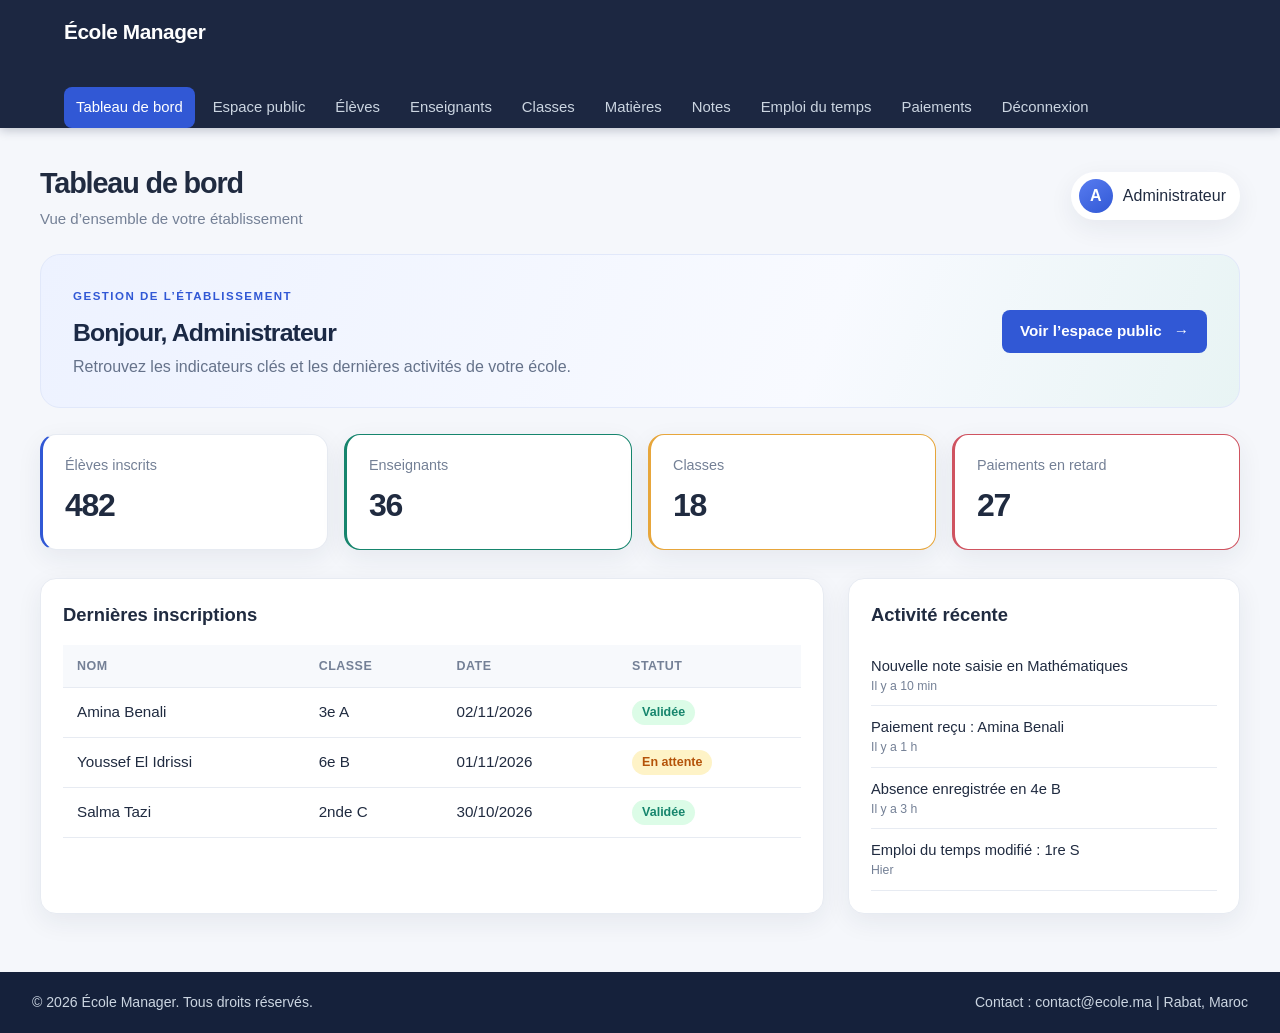
<file: index.html>
<!DOCTYPE html>
<html lang="fr">
<head>
  <meta charset="UTF-8">
  <meta name="viewport" content="width=device-width, initial-scale=1.0">
  <title>Tableau de bord | Gestion d'école</title>
  <link rel="stylesheet" href="style.css">
</head>
<body>
    <header class="navbar">
      <div class="logo">École Manager</div>
      <nav>
        <a href="index.html" class="active">Tableau de bord</a>
        <a href="public.html">Espace public</a>
        <a href="etudiants.html">Élèves</a>
        <a href="enseignants.html">Enseignants</a>
        <a href="classes.html">Classes</a>
        <a href="matieres.html">Matières</a>
        <a href="notes.html">Notes</a>
        <a href="emploi-du-temps.html">Emploi du temps</a>
        <a href="paiements.html">Paiements</a>
        <a href="login.html">Déconnexion</a>
      </nav>
    </header>

    <main class="main">
      <header class="topbar">
        <div>
          <h1>Tableau de bord</h1>
          <p class="topbar-subtitle">Vue d’ensemble de votre établissement</p>
        </div>
        <div class="user-box">
          <div class="avatar">A</div>
          <span>Administrateur</span>
        </div>
      </header>

      <section class="dashboard-welcome">
        <div>
          <span class="eyebrow">GESTION DE L’ÉTABLISSEMENT</span>
          <h2>Bonjour, Administrateur</h2>
          <p>Retrouvez les indicateurs clés et les dernières activités de votre école.</p>
        </div>
        <a class="btn dashboard-link" href="public.html">Voir l’espace public <span aria-hidden="true">→</span></a>
      </section>

      <section class="stats">
        <div class="stat-card">
          <div class="label">Élèves inscrits</div>
          <div class="value">482</div>
        </div>
        <div class="stat-card green">
          <div class="label">Enseignants</div>
          <div class="value">36</div>
        </div>
        <div class="stat-card orange">
          <div class="label">Classes</div>
          <div class="value">18</div>
        </div>
        <div class="stat-card red">
          <div class="label">Paiements en retard</div>
          <div class="value">27</div>
        </div>
      </section>

      <div class="grid-2">
        <section class="panel">
          <h2>Dernières inscriptions</h2>
          <div class="table-wrap">
            <table>
              <thead>
                <tr>
                  <th>Nom</th>
                  <th>Classe</th>
                  <th>Date</th>
                  <th>Statut</th>
                </tr>
              </thead>
              <tbody>
                <tr>
                  <td>Amina Benali</td>
                  <td>3e A</td>
                  <td>02/11/2026</td>
                  <td><span class="badge ok">Validée</span></td>
                </tr>
                <tr>
                  <td>Youssef El Idrissi</td>
                  <td>6e B</td>
                  <td>01/11/2026</td>
                  <td><span class="badge warn">En attente</span></td>
                </tr>
                <tr>
                  <td>Salma Tazi</td>
                  <td>2nde C</td>
                  <td>30/10/2026</td>
                  <td><span class="badge ok">Validée</span></td>
                </tr>
              </tbody>
            </table>
          </div>
        </section>

        <section class="panel">
          <h2>Activité récente</h2>
          <ul class="activity">
            <li>Nouvelle note saisie en Mathématiques <small>Il y a 10 min</small></li>
            <li>Paiement reçu : Amina Benali <small>Il y a 1 h</small></li>
            <li>Absence enregistrée en 4e B <small>Il y a 3 h</small></li>
            <li>Emploi du temps modifié : 1re S <small>Hier</small></li>
          </ul>
        </section>
      </div>
    </main>

    <footer class="footer">
      <p>&copy; 2026 École Manager. Tous droits réservés.</p>
      <p>Contact : contact@ecole.ma | Rabat, Maroc</p>
    </footer>
</body>
</html>
</file>
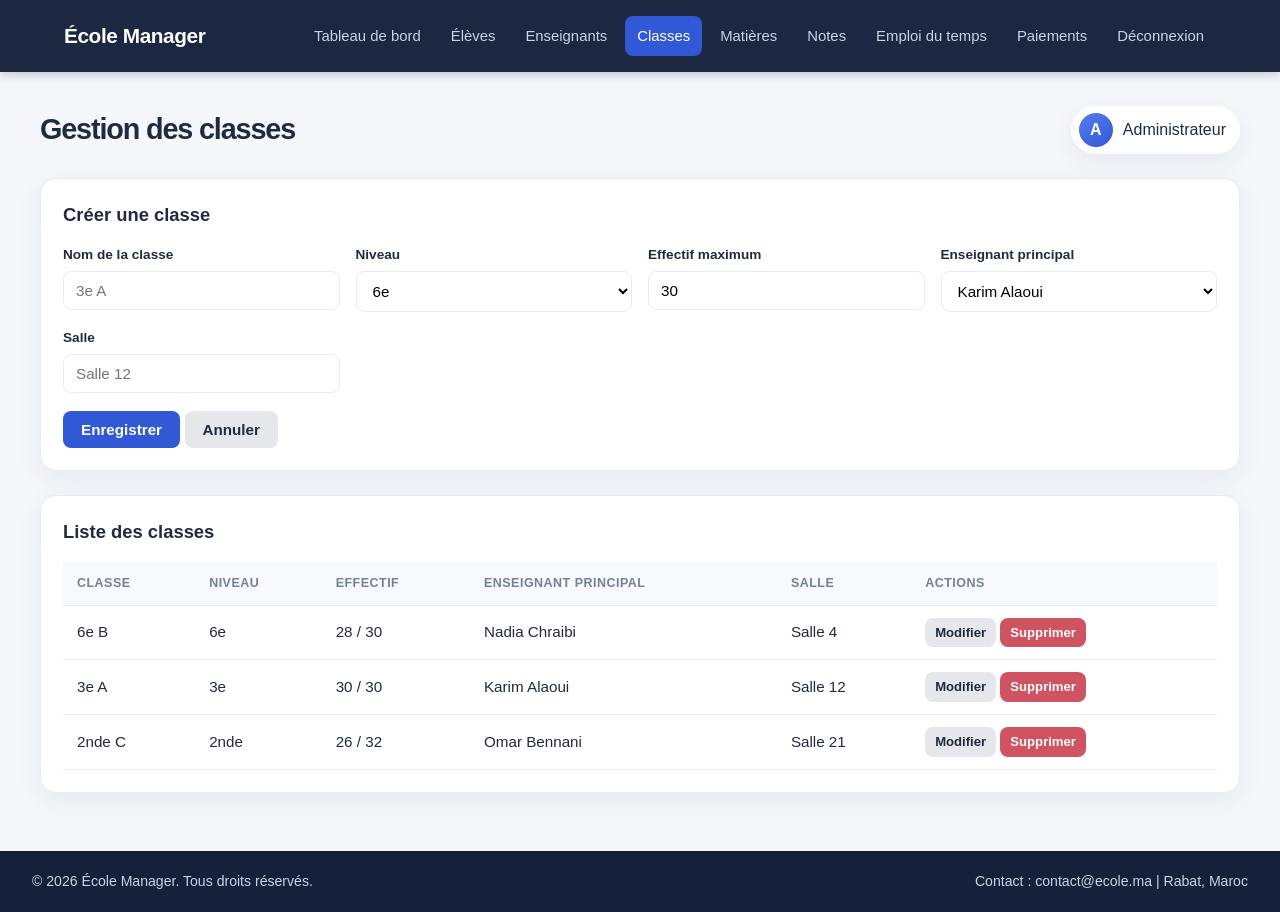
<file: classes.html>
<!DOCTYPE html>
<html lang="fr">
<head>
  <meta charset="UTF-8">
  <meta name="viewport" content="width=device-width, initial-scale=1.0">
  <title>Classes | Gestion d'école</title>
  <link rel="stylesheet" href="style.css">
</head>
<body>
    <header class="navbar">
      <div class="logo">École Manager</div>
      <nav>
        <a href="index.html">Tableau de bord</a>
        <a href="etudiants.html">Élèves</a>
        <a href="enseignants.html">Enseignants</a>
        <a href="classes.html" class="active">Classes</a>
        <a href="matieres.html">Matières</a>
        <a href="notes.html">Notes</a>
        <a href="emploi-du-temps.html">Emploi du temps</a>
        <a href="paiements.html">Paiements</a>
        <a href="login.html">Déconnexion</a>
      </nav>
    </header>

    <main class="main">
      <header class="topbar">
        <h1>Gestion des classes</h1>
        <div class="user-box"><div class="avatar">A</div><span>Administrateur</span></div>
      </header>

      <section class="panel">
        <h2>Créer une classe</h2>
        <form action="#" method="post">
          <div class="form-grid">
            <div class="field">
              <label for="nom">Nom de la classe</label>
              <input type="text" id="nom" placeholder="3e A" required>
            </div>
            <div class="field">
              <label for="niveau">Niveau</label>
              <select id="niveau">
                <option>6e</option>
                <option>5e</option>
                <option>4e</option>
                <option>3e</option>
                <option>2nde</option>
                <option>1re</option>
                <option>Terminale</option>
              </select>
            </div>
            <div class="field">
              <label for="effectif">Effectif maximum</label>
              <input type="number" id="effectif" min="1" value="30">
            </div>
            <div class="field">
              <label for="principal">Enseignant principal</label>
              <select id="principal">
                <option>Karim Alaoui</option>
                <option>Nadia Chraibi</option>
                <option>Omar Bennani</option>
              </select>
            </div>
            <div class="field">
              <label for="salle">Salle</label>
              <input type="text" id="salle" placeholder="Salle 12">
            </div>
          </div>
          <button type="submit" class="btn">Enregistrer</button>
          <button type="reset" class="btn secondary">Annuler</button>
        </form>
      </section>

      <section class="panel">
        <h2>Liste des classes</h2>
        <div class="table-wrap">
          <table>
            <thead>
              <tr><th>Classe</th><th>Niveau</th><th>Effectif</th><th>Enseignant principal</th><th>Salle</th><th>Actions</th></tr>
            </thead>
            <tbody>
              <tr>
                <td>6e B</td><td>6e</td><td>28 / 30</td><td>Nadia Chraibi</td><td>Salle 4</td>
                <td><a href="#" class="btn small secondary">Modifier</a> <a href="#" class="btn small danger">Supprimer</a></td>
              </tr>
              <tr>
                <td>3e A</td><td>3e</td><td>30 / 30</td><td>Karim Alaoui</td><td>Salle 12</td>
                <td><a href="#" class="btn small secondary">Modifier</a> <a href="#" class="btn small danger">Supprimer</a></td>
              </tr>
              <tr>
                <td>2nde C</td><td>2nde</td><td>26 / 32</td><td>Omar Bennani</td><td>Salle 21</td>
                <td><a href="#" class="btn small secondary">Modifier</a> <a href="#" class="btn small danger">Supprimer</a></td>
              </tr>
            </tbody>
          </table>
        </div>
      </section>
    </main>

    <footer class="footer">
      <p>&copy; 2026 École Manager. Tous droits réservés.</p>
      <p>Contact : contact@ecole.ma | Rabat, Maroc</p>
    </footer>
</body>
</html>
</file>
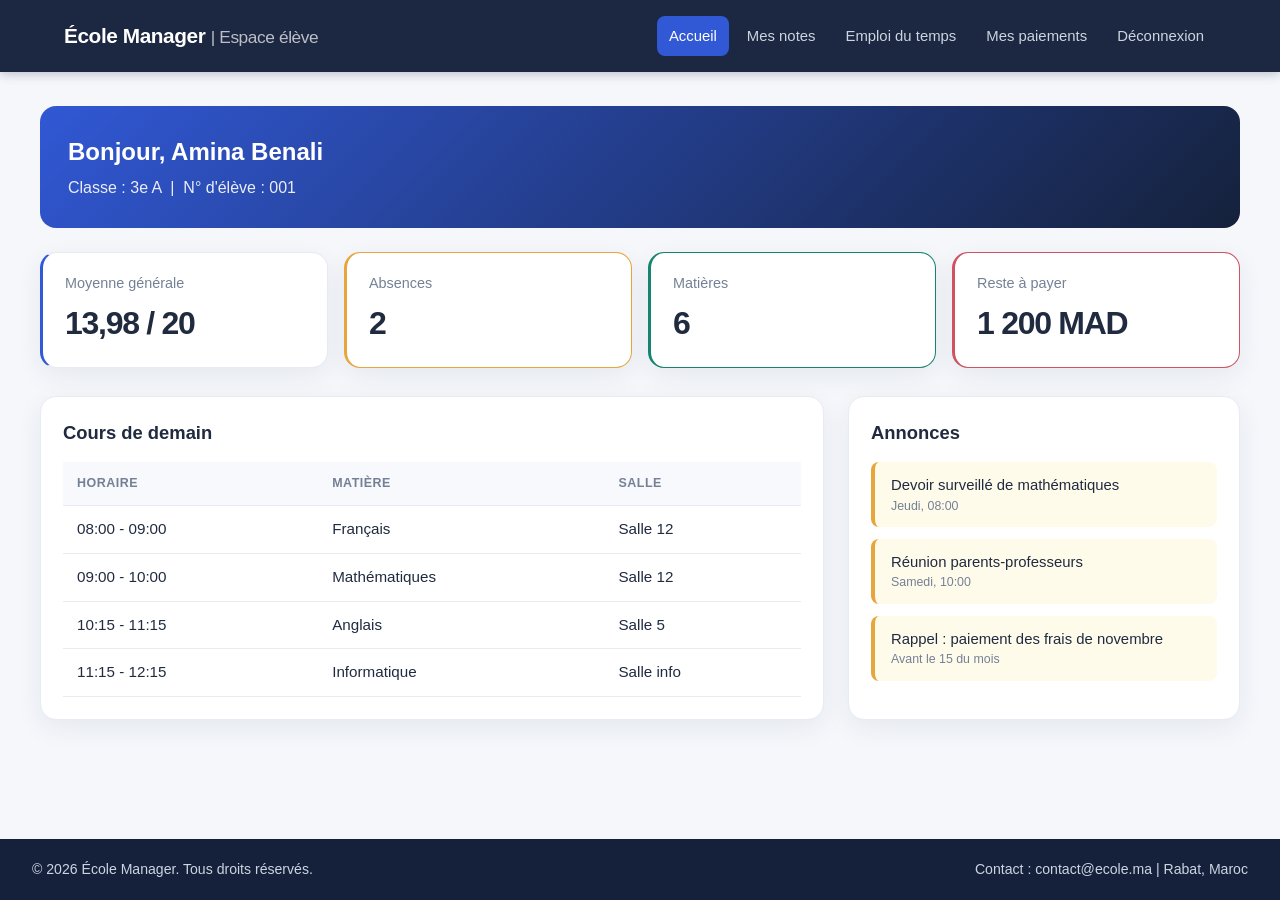
<file: eleve-accueil.html>
<!DOCTYPE html>
<html lang="fr">
<head>
  <meta charset="UTF-8">
  <meta name="viewport" content="width=device-width, initial-scale=1.0">
  <title>Espace élève | École Manager</title>
  <link rel="stylesheet" href="style.css">
</head>
<body>
    <header class="navbar">
      <div class="logo">École Manager <small style="font-weight:400;opacity:.7;">| Espace élève</small></div>
      <nav>
        <a href="eleve-accueil.html" class="active">Accueil</a>
        <a href="eleve-notes.html">Mes notes</a>
        <a href="eleve-emploi.html">Emploi du temps</a>
        <a href="eleve-paiements.html">Mes paiements</a>
        <a href="login.html">Déconnexion</a>
      </nav>
    </header>

    <main class="main">
      <section class="welcome">
        <h2>Bonjour, Amina Benali</h2>
        <p>Classe : 3e A &nbsp;|&nbsp; N° d'élève : 001</p>
      </section>

      <section class="stats">
        <div class="stat-card">
          <div class="label">Moyenne générale</div>
          <div class="value">13,98 / 20</div>
        </div>
        <div class="stat-card orange">
          <div class="label">Absences</div>
          <div class="value">2</div>
        </div>
        <div class="stat-card green">
          <div class="label">Matières</div>
          <div class="value">6</div>
        </div>
        <div class="stat-card red">
          <div class="label">Reste à payer</div>
          <div class="value">1 200 MAD</div>
        </div>
      </section>

      <div class="grid-2">
        <section class="panel">
          <h2>Cours de demain</h2>
          <div class="table-wrap">
            <table>
              <thead><tr><th>Horaire</th><th>Matière</th><th>Salle</th></tr></thead>
              <tbody>
                <tr><td>08:00 - 09:00</td><td>Français</td><td>Salle 12</td></tr>
                <tr><td>09:00 - 10:00</td><td>Mathématiques</td><td>Salle 12</td></tr>
                <tr><td>10:15 - 11:15</td><td>Anglais</td><td>Salle 5</td></tr>
                <tr><td>11:15 - 12:15</td><td>Informatique</td><td>Salle info</td></tr>
              </tbody>
            </table>
          </div>
        </section>

        <section class="panel">
          <h2>Annonces</h2>
          <div class="notice">Devoir surveillé de mathématiques <small>Jeudi, 08:00</small></div>
          <div class="notice">Réunion parents-professeurs <small>Samedi, 10:00</small></div>
          <div class="notice">Rappel : paiement des frais de novembre <small>Avant le 15 du mois</small></div>
        </section>
      </div>
    </main>

    <footer class="footer">
      <p>&copy; 2026 École Manager. Tous droits réservés.</p>
      <p>Contact : contact@ecole.ma | Rabat, Maroc</p>
    </footer>
</body>
</html>
</file>
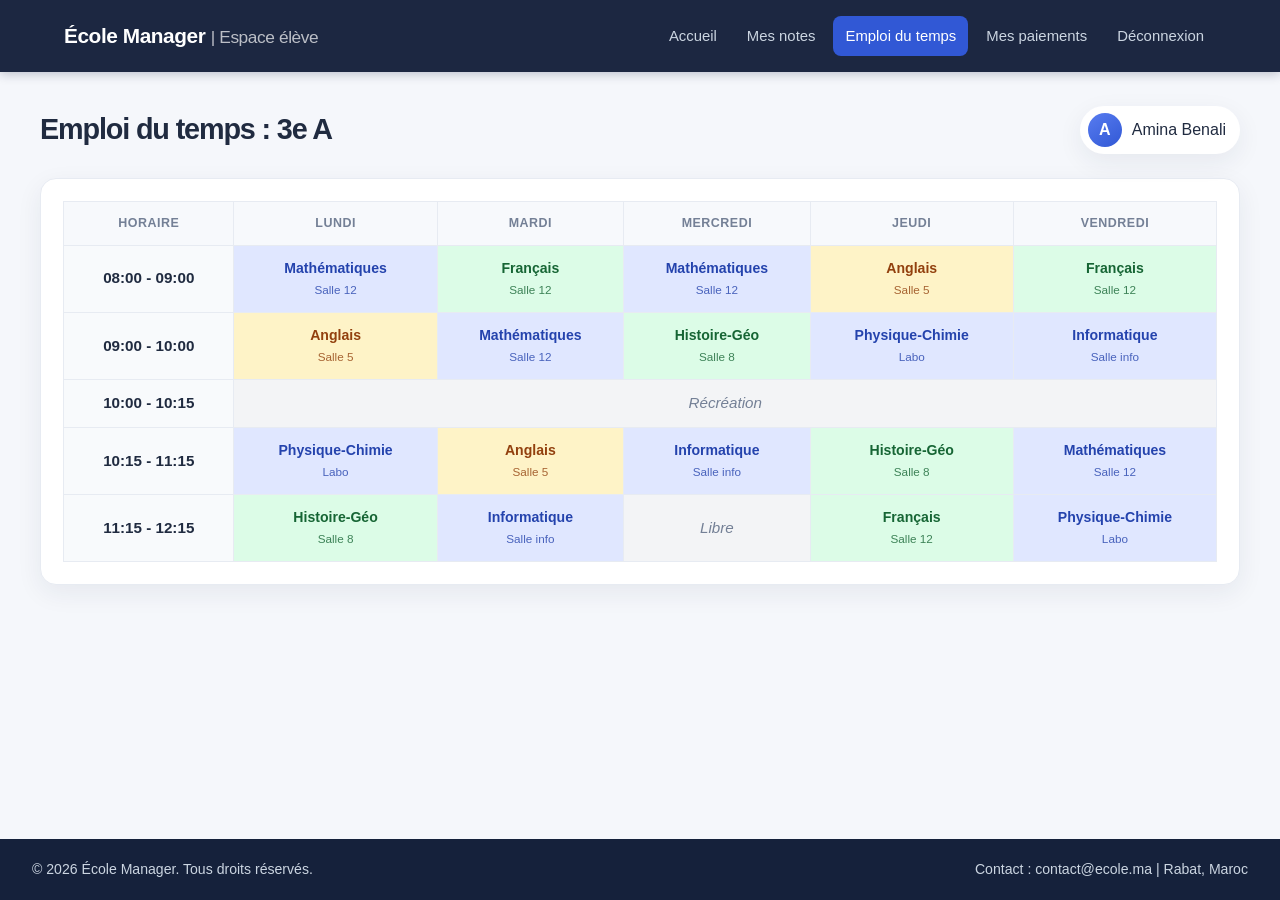
<file: eleve-emploi.html>
<!DOCTYPE html>
<html lang="fr">
<head>
  <meta charset="UTF-8">
  <meta name="viewport" content="width=device-width, initial-scale=1.0">
  <title>Mon emploi du temps | École Manager</title>
  <link rel="stylesheet" href="style.css">
</head>
<body>
    <header class="navbar">
      <div class="logo">École Manager <small style="font-weight:400;opacity:.7;">| Espace élève</small></div>
      <nav>
        <a href="eleve-accueil.html">Accueil</a>
        <a href="eleve-notes.html">Mes notes</a>
        <a href="eleve-emploi.html" class="active">Emploi du temps</a>
        <a href="eleve-paiements.html">Mes paiements</a>
        <a href="login.html">Déconnexion</a>
      </nav>
    </header>

    <main class="main">
      <header class="topbar">
        <h1>Emploi du temps : 3e A</h1>
        <div class="user-box"><div class="avatar">A</div><span>Amina Benali</span></div>
      </header>

      <section class="panel">
        <div class="table-wrap">
          <table class="timetable">
            <thead>
              <tr><th>Horaire</th><th>Lundi</th><th>Mardi</th><th>Mercredi</th><th>Jeudi</th><th>Vendredi</th></tr>
            </thead>
            <tbody>
              <tr>
                <td class="time">08:00 - 09:00</td>
                <td class="course">Mathématiques<br><small>Salle 12</small></td>
                <td class="course green">Français<br><small>Salle 12</small></td>
                <td class="course">Mathématiques<br><small>Salle 12</small></td>
                <td class="course orange">Anglais<br><small>Salle 5</small></td>
                <td class="course green">Français<br><small>Salle 12</small></td>
              </tr>
              <tr>
                <td class="time">09:00 - 10:00</td>
                <td class="course orange">Anglais<br><small>Salle 5</small></td>
                <td class="course">Mathématiques<br><small>Salle 12</small></td>
                <td class="course green">Histoire-Géo<br><small>Salle 8</small></td>
                <td class="course">Physique-Chimie<br><small>Labo</small></td>
                <td class="course">Informatique<br><small>Salle info</small></td>
              </tr>
              <tr>
                <td class="time">10:00 - 10:15</td>
                <td class="break" colspan="5">Récréation</td>
              </tr>
              <tr>
                <td class="time">10:15 - 11:15</td>
                <td class="course">Physique-Chimie<br><small>Labo</small></td>
                <td class="course orange">Anglais<br><small>Salle 5</small></td>
                <td class="course">Informatique<br><small>Salle info</small></td>
                <td class="course green">Histoire-Géo<br><small>Salle 8</small></td>
                <td class="course">Mathématiques<br><small>Salle 12</small></td>
              </tr>
              <tr>
                <td class="time">11:15 - 12:15</td>
                <td class="course green">Histoire-Géo<br><small>Salle 8</small></td>
                <td class="course">Informatique<br><small>Salle info</small></td>
                <td class="break">Libre</td>
                <td class="course green">Français<br><small>Salle 12</small></td>
                <td class="course">Physique-Chimie<br><small>Labo</small></td>
              </tr>
            </tbody>
          </table>
        </div>
      </section>
    </main>

    <footer class="footer">
      <p>&copy; 2026 École Manager. Tous droits réservés.</p>
      <p>Contact : contact@ecole.ma | Rabat, Maroc</p>
    </footer>
</body>
</html>
</file>
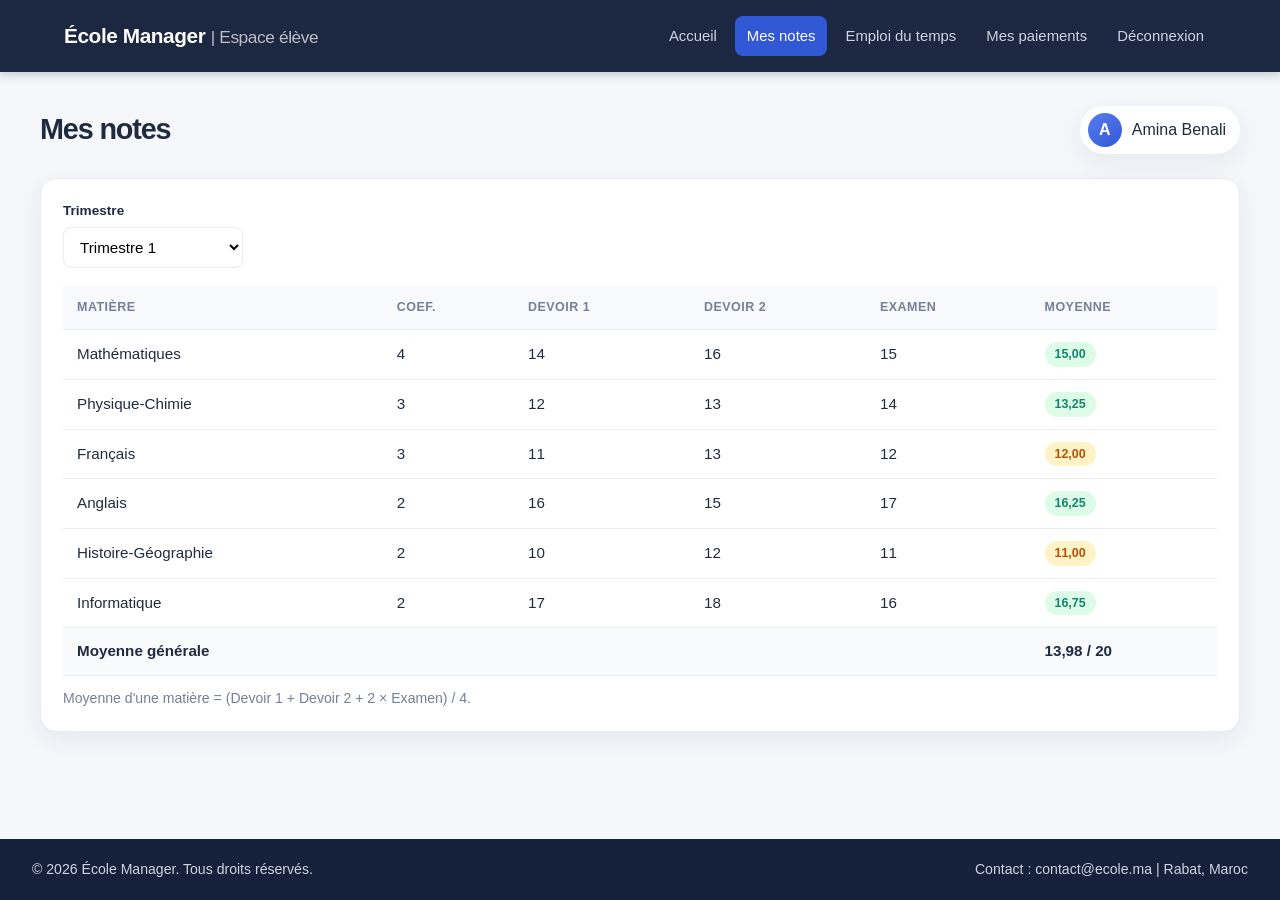
<file: eleve-notes.html>
<!DOCTYPE html>
<html lang="fr">
<head>
  <meta charset="UTF-8">
  <meta name="viewport" content="width=device-width, initial-scale=1.0">
  <title>Mes notes | École Manager</title>
  <link rel="stylesheet" href="style.css">
</head>
<body>
    <header class="navbar">
      <div class="logo">École Manager <small style="font-weight:400;opacity:.7;">| Espace élève</small></div>
      <nav>
        <a href="eleve-accueil.html">Accueil</a>
        <a href="eleve-notes.html" class="active">Mes notes</a>
        <a href="eleve-emploi.html">Emploi du temps</a>
        <a href="eleve-paiements.html">Mes paiements</a>
        <a href="login.html">Déconnexion</a>
      </nav>
    </header>

    <main class="main">
      <header class="topbar">
        <h1>Mes notes</h1>
        <div class="user-box"><div class="avatar">A</div><span>Amina Benali</span></div>
      </header>

      <section class="panel">
        <div class="filters">
          <div class="field">
            <label for="trimestre">Trimestre</label>
            <select id="trimestre"><option>Trimestre 1</option><option>Trimestre 2</option><option>Trimestre 3</option></select>
          </div>
        </div>

        <div class="table-wrap">
          <table>
            <thead>
              <tr><th>Matière</th><th>Coef.</th><th>Devoir 1</th><th>Devoir 2</th><th>Examen</th><th>Moyenne</th></tr>
            </thead>
            <tbody>
              <tr><td>Mathématiques</td><td>4</td><td>14</td><td>16</td><td>15</td><td><span class="badge ok">15,00</span></td></tr>
              <tr><td>Physique-Chimie</td><td>3</td><td>12</td><td>13</td><td>14</td><td><span class="badge ok">13,25</span></td></tr>
              <tr><td>Français</td><td>3</td><td>11</td><td>13</td><td>12</td><td><span class="badge warn">12,00</span></td></tr>
              <tr><td>Anglais</td><td>2</td><td>16</td><td>15</td><td>17</td><td><span class="badge ok">16,25</span></td></tr>
              <tr><td>Histoire-Géographie</td><td>2</td><td>10</td><td>12</td><td>11</td><td><span class="badge warn">11,00</span></td></tr>
              <tr><td>Informatique</td><td>2</td><td>17</td><td>18</td><td>16</td><td><span class="badge ok">16,75</span></td></tr>
              <tr class="summary-row"><td colspan="5">Moyenne générale</td><td>13,98 / 20</td></tr>
            </tbody>
          </table>
        </div>
        <p style="margin-top:12px;color:var(--muted);font-size:.88rem;">Moyenne d'une matière = (Devoir 1 + Devoir 2 + 2 × Examen) / 4.</p>
      </section>
    </main>

    <footer class="footer">
      <p>&copy; 2026 École Manager. Tous droits réservés.</p>
      <p>Contact : contact@ecole.ma | Rabat, Maroc</p>
    </footer>
</body>
</html>
</file>
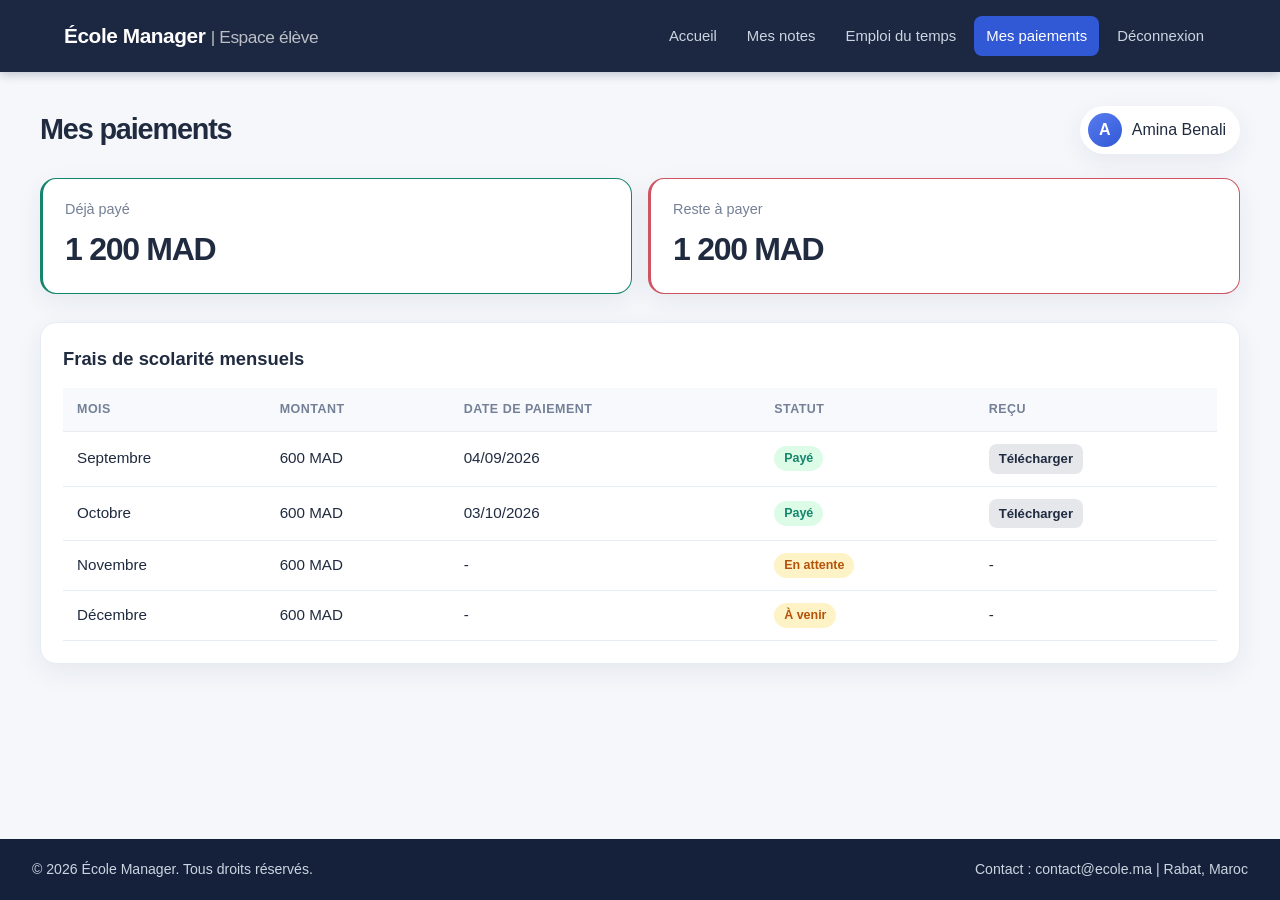
<file: eleve-paiements.html>
<!DOCTYPE html>
<html lang="fr">
<head>
  <meta charset="UTF-8">
  <meta name="viewport" content="width=device-width, initial-scale=1.0">
  <title>Mes paiements | École Manager</title>
  <link rel="stylesheet" href="style.css">
</head>
<body>
    <header class="navbar">
      <div class="logo">École Manager <small style="font-weight:400;opacity:.7;">| Espace élève</small></div>
      <nav>
        <a href="eleve-accueil.html">Accueil</a>
        <a href="eleve-notes.html">Mes notes</a>
        <a href="eleve-emploi.html">Emploi du temps</a>
        <a href="eleve-paiements.html" class="active">Mes paiements</a>
        <a href="login.html">Déconnexion</a>
      </nav>
    </header>

    <main class="main">
      <header class="topbar">
        <h1>Mes paiements</h1>
        <div class="user-box"><div class="avatar">A</div><span>Amina Benali</span></div>
      </header>

      <section class="stats">
        <div class="stat-card green">
          <div class="label">Déjà payé</div>
          <div class="value">1 200 MAD</div>
        </div>
        <div class="stat-card red">
          <div class="label">Reste à payer</div>
          <div class="value">1 200 MAD</div>
        </div>
      </section>

      <section class="panel">
        <h2>Frais de scolarité mensuels</h2>
        <div class="table-wrap">
          <table>
            <thead>
              <tr><th>Mois</th><th>Montant</th><th>Date de paiement</th><th>Statut</th><th>Reçu</th></tr>
            </thead>
            <tbody>
              <tr><td>Septembre</td><td>600 MAD</td><td>04/09/2026</td><td><span class="badge ok">Payé</span></td><td><a href="#" class="btn small secondary">Télécharger</a></td></tr>
              <tr><td>Octobre</td><td>600 MAD</td><td>03/10/2026</td><td><span class="badge ok">Payé</span></td><td><a href="#" class="btn small secondary">Télécharger</a></td></tr>
              <tr><td>Novembre</td><td>600 MAD</td><td>-</td><td><span class="badge warn">En attente</span></td><td>-</td></tr>
              <tr><td>Décembre</td><td>600 MAD</td><td>-</td><td><span class="badge warn">À venir</span></td><td>-</td></tr>
            </tbody>
          </table>
        </div>
      </section>
    </main>

    <footer class="footer">
      <p>&copy; 2026 École Manager. Tous droits réservés.</p>
      <p>Contact : contact@ecole.ma | Rabat, Maroc</p>
    </footer>
</body>
</html>
</file>
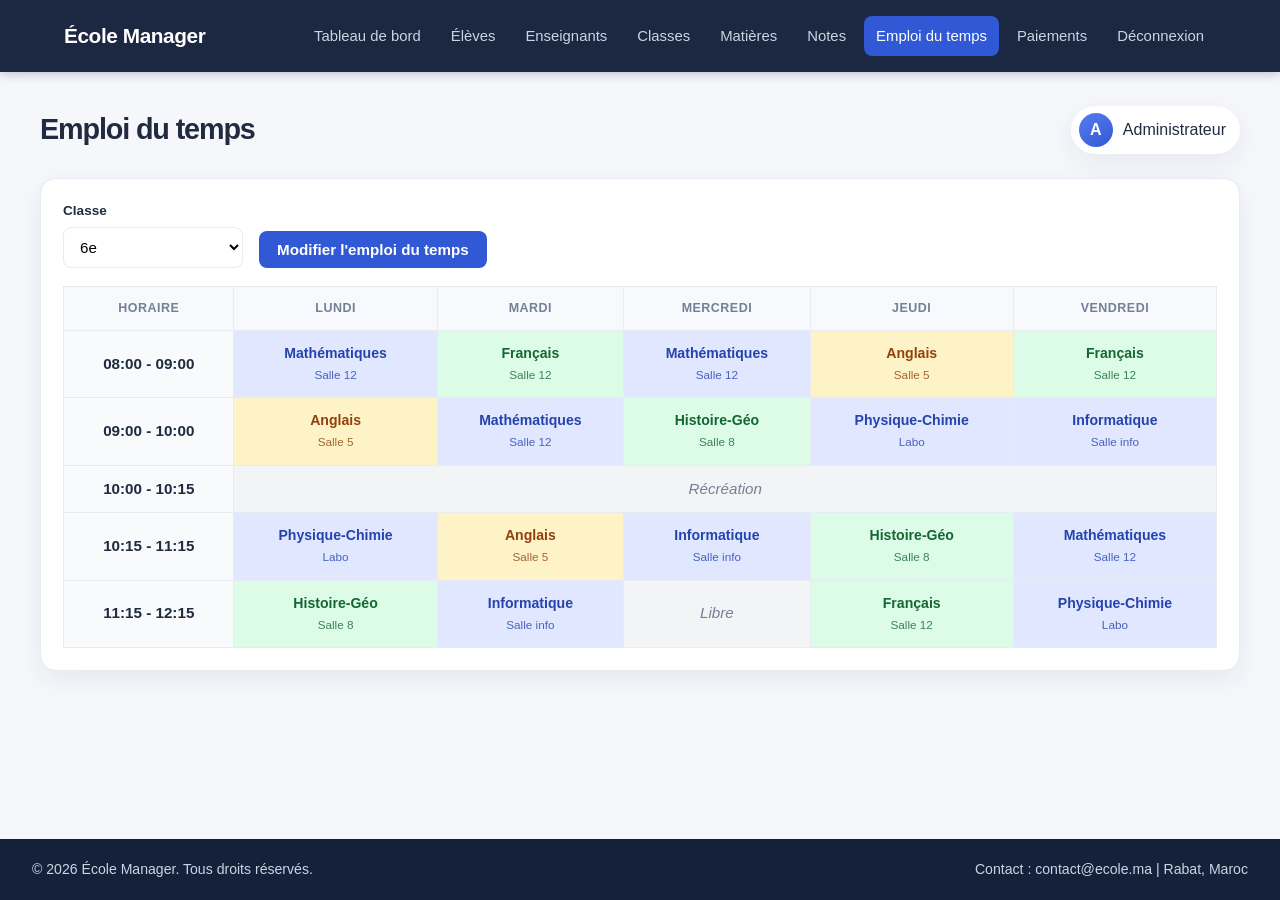
<file: emploi-du-temps.html>
<!DOCTYPE html>
<html lang="fr">
<head>
  <meta charset="UTF-8">
  <meta name="viewport" content="width=device-width, initial-scale=1.0">
  <title>Emploi du temps | Gestion d'école</title>
  <link rel="stylesheet" href="style.css">
</head>
<body>
    <header class="navbar">
      <div class="logo">École Manager</div>
      <nav>
        <a href="index.html">Tableau de bord</a>
        <a href="etudiants.html">Élèves</a>
        <a href="enseignants.html">Enseignants</a>
        <a href="classes.html">Classes</a>
        <a href="matieres.html">Matières</a>
        <a href="notes.html">Notes</a>
        <a href="emploi-du-temps.html" class="active">Emploi du temps</a>
        <a href="paiements.html">Paiements</a>
        <a href="login.html">Déconnexion</a>
      </nav>
    </header>

    <main class="main">
      <header class="topbar">
        <h1>Emploi du temps</h1>
        <div class="user-box"><div class="avatar">A</div><span>Administrateur</span></div>
      </header>

      <section class="panel">
        <div class="filters">
          <div class="field">
            <label for="classe">Classe</label>
            <select id="classe"><option>6e</option><option>5e</option><option>3e</option>
            <option>4e</option> <option >3e</option>
            <option >2nde</option>
            <option >1ère</option>
            <option >Terminale S</option> <option>Terminale A</option></select>
          </div>
          <div class="field" style="align-self:flex-end;">
            <button type="button" class="btn">Modifier l'emploi du temps</button>
          </div>
        </div>

        <div class="table-wrap">
          <table class="timetable">
            <thead>
              <tr><th>Horaire</th><th>Lundi</th><th>Mardi</th><th>Mercredi</th><th>Jeudi</th><th>Vendredi</th></tr>
            </thead>
            <tbody>
              <tr>
                <td class="time">08:00 - 09:00</td>
                <td class="course">Mathématiques<br><small>Salle 12</small></td>
                <td class="course green">Français<br><small>Salle 12</small></td>
                <td class="course">Mathématiques<br><small>Salle 12</small></td>
                <td class="course orange">Anglais<br><small>Salle 5</small></td>
                <td class="course green">Français<br><small>Salle 12</small></td>
              </tr>
              <tr>
                <td class="time">09:00 - 10:00</td>
                <td class="course orange">Anglais<br><small>Salle 5</small></td>
                <td class="course">Mathématiques<br><small>Salle 12</small></td>
                <td class="course green">Histoire-Géo<br><small>Salle 8</small></td>
                <td class="course">Physique-Chimie<br><small>Labo</small></td>
                <td class="course">Informatique<br><small>Salle info</small></td>
              </tr>
              <tr>
                <td class="time">10:00 - 10:15</td>
                <td class="break" colspan="5">Récréation</td>
              </tr>
              <tr>
                <td class="time">10:15 - 11:15</td>
                <td class="course">Physique-Chimie<br><small>Labo</small></td>
                <td class="course orange">Anglais<br><small>Salle 5</small></td>
                <td class="course">Informatique<br><small>Salle info</small></td>
                <td class="course green">Histoire-Géo<br><small>Salle 8</small></td>
                <td class="course">Mathématiques<br><small>Salle 12</small></td>
              </tr>
              <tr>
                <td class="time">11:15 - 12:15</td>
                <td class="course green">Histoire-Géo<br><small>Salle 8</small></td>
                <td class="course">Informatique<br><small>Salle info</small></td>
                <td class="break">Libre</td>
                <td class="course green">Français<br><small>Salle 12</small></td>
                <td class="course">Physique-Chimie<br><small>Labo</small></td>
              </tr>
            </tbody>
          </table>
        </div>
      </section>
    </main>

    <footer class="footer">
      <p>&copy; 2026 École Manager. Tous droits réservés.</p>
      <p>Contact : contact@ecole.ma | Rabat, Maroc</p>
    </footer>
</body>
</html>
</file>
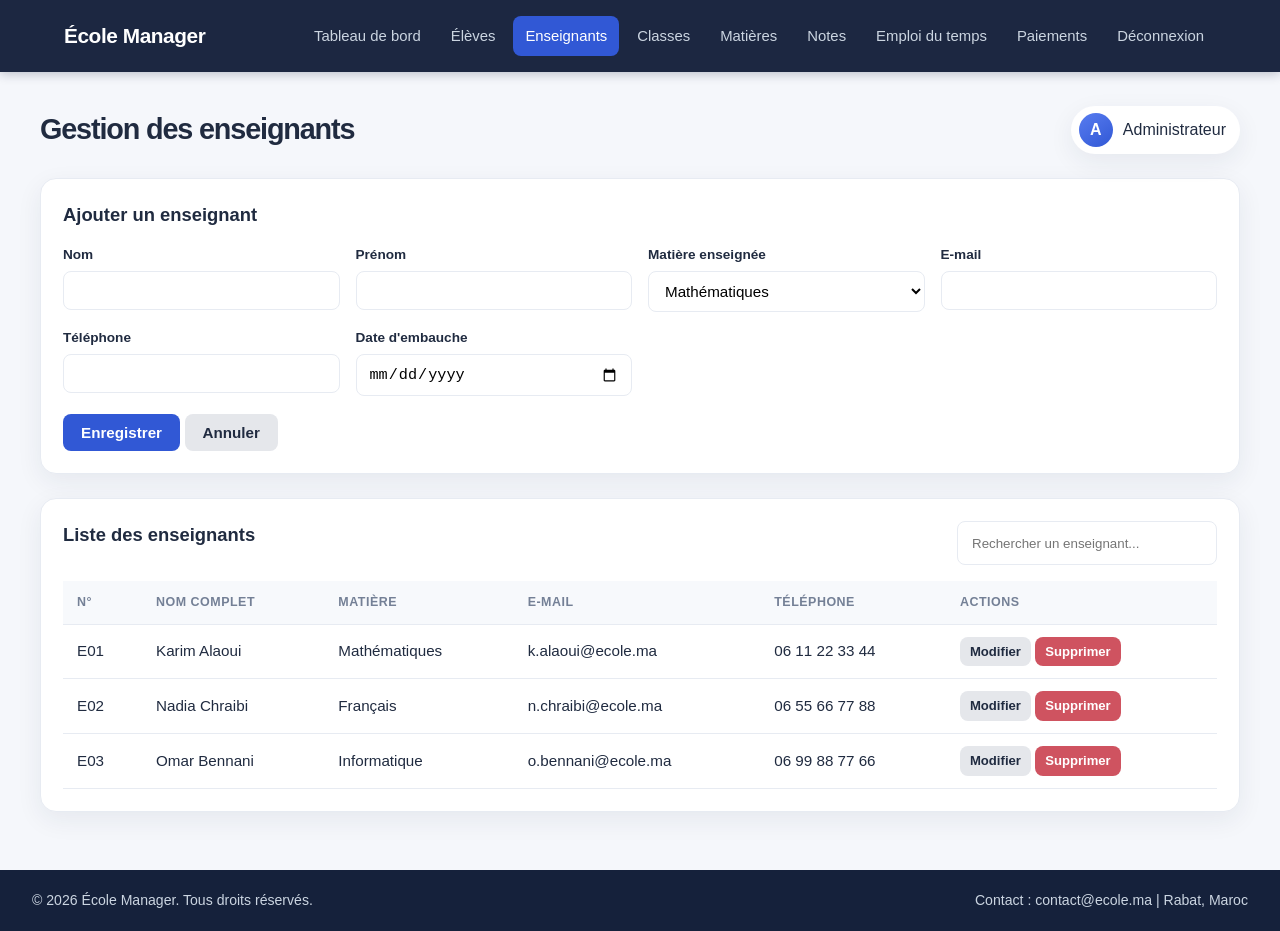
<file: enseignants.html>
<!DOCTYPE html>
<html lang="fr">
<head>
  <meta charset="UTF-8">
  <meta name="viewport" content="width=device-width, initial-scale=1.0">
  <title>Enseignants | Gestion d'école</title>
  <link rel="stylesheet" href="style.css">
</head>
<body>
    <header class="navbar">
      <div class="logo">École Manager</div>
      <nav>
        <a href="index.html">Tableau de bord</a>
        <a href="etudiants.html">Élèves</a>
        <a href="enseignants.html" class="active">Enseignants</a>
        <a href="classes.html">Classes</a>
        <a href="matieres.html">Matières</a>
        <a href="notes.html">Notes</a>
        <a href="emploi-du-temps.html">Emploi du temps</a>
        <a href="paiements.html">Paiements</a>
        <a href="login.html">Déconnexion</a>
      </nav>
    </header>

    <main class="main">
      <header class="topbar">
        <h1>Gestion des enseignants</h1>
        <div class="user-box"><div class="avatar">A</div><span>Administrateur</span></div>
      </header>

      <section class="panel">
        <h2>Ajouter un enseignant</h2>
        <form action="#" method="post">
          <div class="form-grid">
            <div class="field">
              <label for="nom">Nom</label>
              <input type="text" id="nom" required>
            </div>
            <div class="field">
              <label for="prenom">Prénom</label>
              <input type="text" id="prenom" required>
            </div>
            <div class="field">
              <label for="matiere">Matière enseignée</label>
              <select id="matiere">
                <option>Mathématiques</option>
                <option>Physique-Chimie</option>
                <option>Français</option>
                <option>Anglais</option>
                <option>Histoire-Géographie</option>
                <option>Informatique</option>
              </select>
            </div>
            <div class="field">
              <label for="email">E-mail</label>
              <input type="email" id="email">
            </div>
            <div class="field">
              <label for="tel">Téléphone</label>
              <input type="tel" id="tel">
            </div>
            <div class="field">
              <label for="embauche">Date d'embauche</label>
              <input type="date" id="embauche">
            </div>
          </div>
          <button type="submit" class="btn">Enregistrer</button>
          <button type="reset" class="btn secondary">Annuler</button>
        </form>
      </section>

      <section class="panel">
        <div class="toolbar">
          <h2>Liste des enseignants</h2>
          <input type="search" placeholder="Rechercher un enseignant...">
        </div>
        <div class="table-wrap">
          <table>
            <thead>
              <tr><th>N°</th><th>Nom complet</th><th>Matière</th><th>E-mail</th><th>Téléphone</th><th>Actions</th></tr>
            </thead>
            <tbody>
              <tr>
                <td>E01</td><td>Karim Alaoui</td><td>Mathématiques</td><td>k.alaoui@ecole.ma</td><td>06 11 22 33 44</td>
                <td><a href="#" class="btn small secondary">Modifier</a> <a href="#" class="btn small danger">Supprimer</a></td>
              </tr>
              <tr>
                <td>E02</td><td>Nadia Chraibi</td><td>Français</td><td>n.chraibi@ecole.ma</td><td>06 55 66 77 88</td>
                <td><a href="#" class="btn small secondary">Modifier</a> <a href="#" class="btn small danger">Supprimer</a></td>
              </tr>
              <tr>
                <td>E03</td><td>Omar Bennani</td><td>Informatique</td><td>o.bennani@ecole.ma</td><td>06 99 88 77 66</td>
                <td><a href="#" class="btn small secondary">Modifier</a> <a href="#" class="btn small danger">Supprimer</a></td>
              </tr>
            </tbody>
          </table>
        </div>
      </section>
    </main>

    <footer class="footer">
      <p>&copy; 2026 École Manager. Tous droits réservés.</p>
      <p>Contact : contact@ecole.ma | Rabat, Maroc</p>
    </footer>
</body>
</html>
</file>
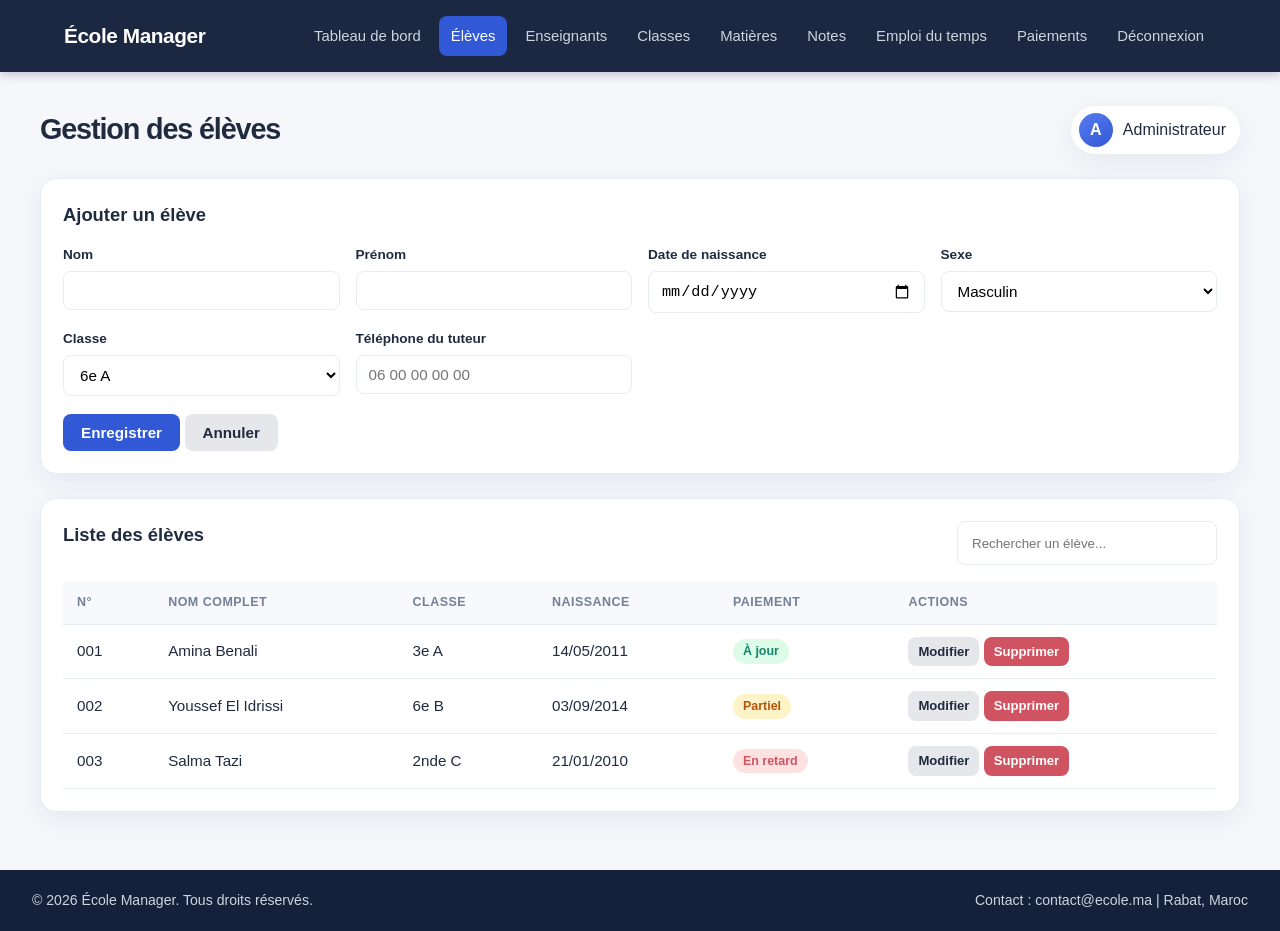
<file: etudiants.html>
<!DOCTYPE html>
<html lang="fr">
<head>
  <meta charset="UTF-8">
  <meta name="viewport" content="width=device-width, initial-scale=1.0">
  <title>Élèves | Gestion d'école</title>
  <link rel="stylesheet" href="style.css">
</head>
<body>
    <header class="navbar">
      <div class="logo">École Manager</div>
      <nav>
        <a href="index.html">Tableau de bord</a>
        <a href="etudiants.html" class="active">Élèves</a>
        <a href="enseignants.html">Enseignants</a>
        <a href="classes.html">Classes</a>
        <a href="matieres.html">Matières</a>
        <a href="notes.html">Notes</a>
        <a href="emploi-du-temps.html">Emploi du temps</a>
        <a href="paiements.html">Paiements</a>
        <a href="login.html">Déconnexion</a>
      </nav>
    </header>

    <main class="main">
      <header class="topbar">
        <h1>Gestion des élèves</h1>
        <div class="user-box">
          <div class="avatar">A</div>
          <span>Administrateur</span>
        </div>
      </header>

      <section class="panel">
        <h2>Ajouter un élève</h2>
        <form action="#" method="post">
          <div class="form-grid">
            <div class="field">
              <label for="nom">Nom</label>
              <input type="text" id="nom" name="nom" required>
            </div>
            <div class="field">
              <label for="prenom">Prénom</label>
              <input type="text" id="prenom" name="prenom" required>
            </div>
            <div class="field">
              <label for="naissance">Date de naissance</label>
              <input type="date" id="naissance" name="naissance" required>
            </div>
            <div class="field">
              <label for="sexe">Sexe</label>
              <select id="sexe" name="sexe">
                <option>Masculin</option>
                <option>Féminin</option>
              </select>
            </div>
            <div class="field">
              <label for="classe">Classe</label>
              <select id="classe" name="classe">
                <option>6e A</option>
                <option>6e B</option>
                <option>3e A</option>
                <option>2nde C</option>
              </select>
            </div>
            <div class="field">
              <label for="tuteur">Téléphone du tuteur</label>
              <input type="tel" id="tuteur" name="tuteur" placeholder="06 00 00 00 00">
            </div>
          </div>
          <button type="submit" class="btn">Enregistrer</button>
          <button type="reset" class="btn secondary">Annuler</button>
        </form>
      </section>

      <section class="panel">
        <div class="toolbar">
          <h2>Liste des élèves</h2>
          <input type="search" placeholder="Rechercher un élève...">
        </div>

        <div class="table-wrap">
          <table>
            <thead>
              <tr>
                <th>N°</th>
                <th>Nom complet</th>
                <th>Classe</th>
                <th>Naissance</th>
                <th>Paiement</th>
                <th>Actions</th>
              </tr>
            </thead>
            <tbody>
              <tr>
                <td>001</td>
                <td>Amina Benali</td>
                <td>3e A</td>
                <td>14/05/2011</td>
                <td><span class="badge ok">À jour</span></td>
                <td>
                  <a href="#" class="btn small secondary">Modifier</a>
                  <a href="#" class="btn small danger">Supprimer</a>
                </td>
              </tr>
              <tr>
                <td>002</td>
                <td>Youssef El Idrissi</td>
                <td>6e B</td>
                <td>03/09/2014</td>
                <td><span class="badge warn">Partiel</span></td>
                <td>
                  <a href="#" class="btn small secondary">Modifier</a>
                  <a href="#" class="btn small danger">Supprimer</a>
                </td>
              </tr>
              <tr>
                <td>003</td>
                <td>Salma Tazi</td>
                <td>2nde C</td>
                <td>21/01/2010</td>
                <td><span class="badge ko">En retard</span></td>
                <td>
                  <a href="#" class="btn small secondary">Modifier</a>
                  <a href="#" class="btn small danger">Supprimer</a>
                </td>
              </tr>
            </tbody>
          </table>
        </div>
      </section>
    </main>

    <footer class="footer">
      <p>&copy; 2026 École Manager. Tous droits réservés.</p>
      <p>Contact : contact@ecole.ma | Rabat, Maroc</p>
    </footer>
</body>
</html>
</file>
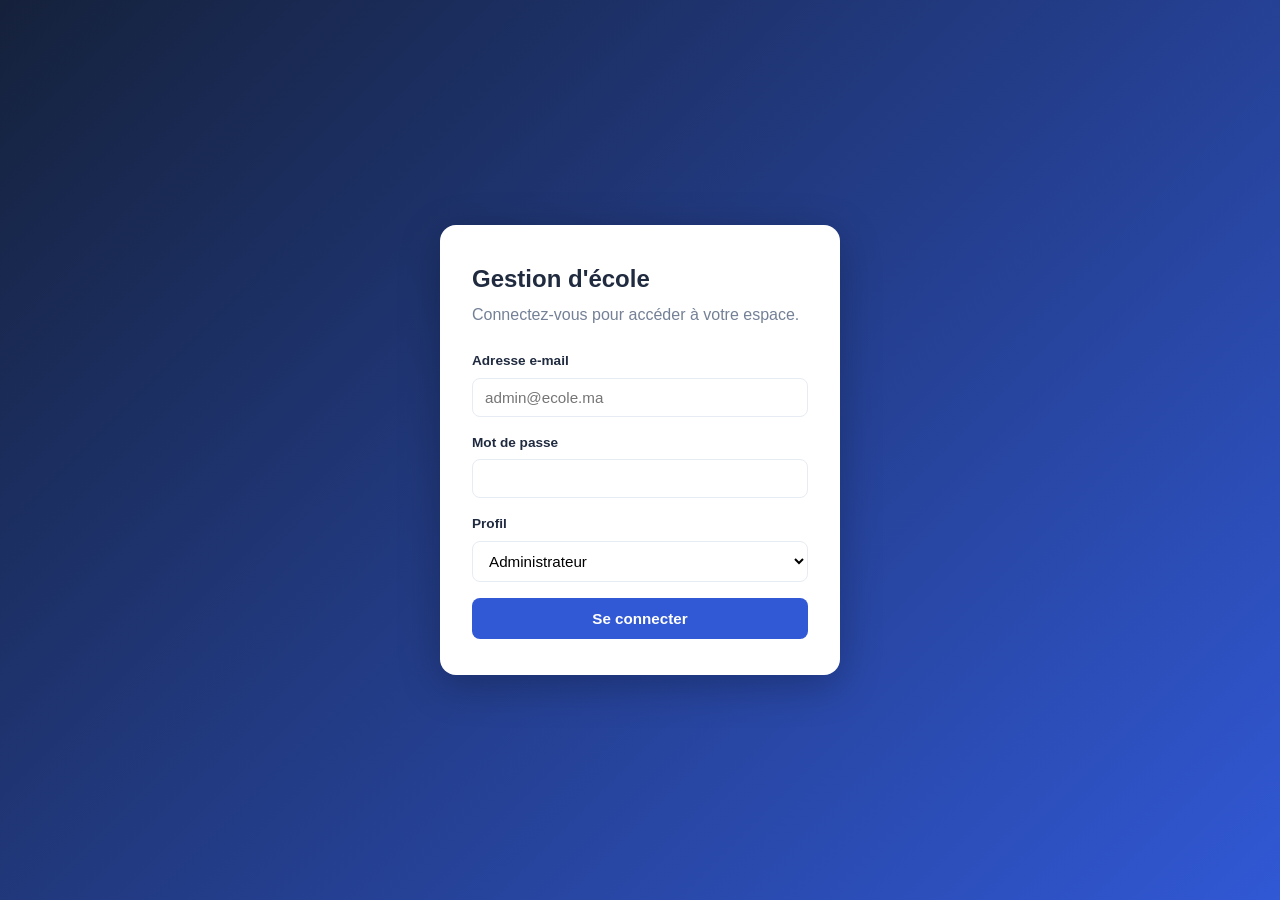
<file: login.html>
<!DOCTYPE html>
<html lang="fr">
<head>
  <meta charset="UTF-8">
  <meta name="viewport" content="width=device-width, initial-scale=1.0">
  <title>Connexion | Gestion d'école</title>
  <link rel="stylesheet" href="style.css">
</head>
<body class="login-page">
  <form class="login-box" id="loginForm" action="index.html" method="post">
    <h1>Gestion d'école</h1>
    <p>Connectez-vous pour accéder à votre espace.</p>

    <div class="field">
      <label for="email">Adresse e-mail</label>
      <input type="email" id="email" name="email" placeholder="admin@ecole.ma" required>
    </div>

    <div class="field">
      <label for="password">Mot de passe</label>
      <input type="password" id="password" name="password" required>
    </div>

    <div class="field">
      <label for="role">Profil</label>
      <select id="role" name="role">
        <option>Administrateur</option>
        <option>Enseignant</option>
        <option>Secrétariat</option>
        <option>Élève</option>
      </select>
    </div>

    <button type="submit" class="btn">Se connecter</button>
  </form>

  <script>
    // Redirection selon le profil choisi (démonstration, sans vraie authentification)
    document.getElementById('loginForm').addEventListener('submit', function (e) {
      e.preventDefault();
      var role = document.getElementById('role').value;
      window.location.href = (role === 'Élève') ? 'eleve-accueil.html' : 'index.html';
    });
  </script>
</body>
</html>
</file>
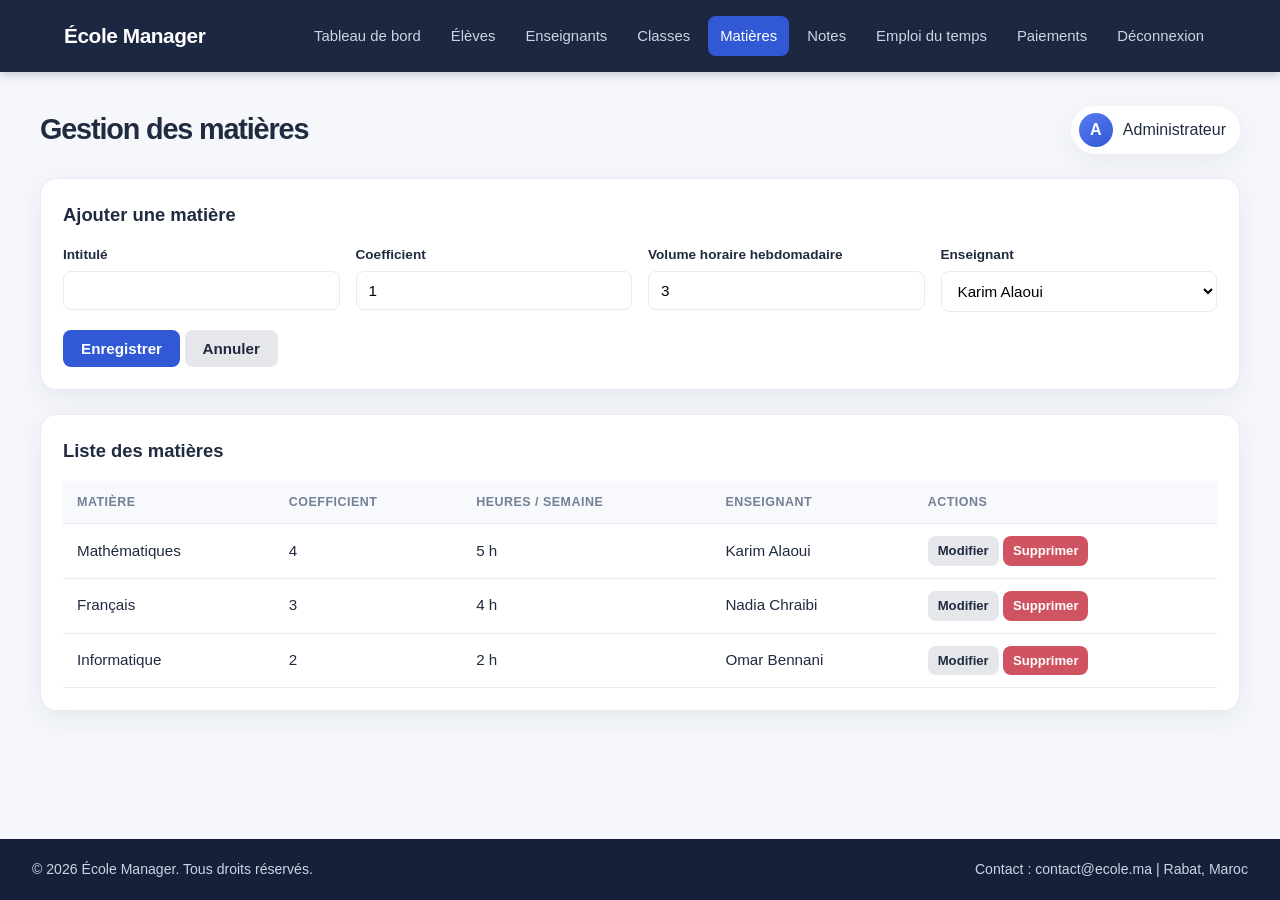
<file: matieres.html>
<!DOCTYPE html>
<html lang="fr">
<head>
  <meta charset="UTF-8">
  <meta name="viewport" content="width=device-width, initial-scale=1.0">
  <title>Matières | Gestion d'école</title>
  <link rel="stylesheet" href="style.css">
</head>
<body>
    <header class="navbar">
      <div class="logo">École Manager</div>
      <nav>
        <a href="index.html">Tableau de bord</a>
        <a href="etudiants.html">Élèves</a>
        <a href="enseignants.html">Enseignants</a>
        <a href="classes.html">Classes</a>
        <a href="matieres.html" class="active">Matières</a>
        <a href="notes.html">Notes</a>
        <a href="emploi-du-temps.html">Emploi du temps</a>
        <a href="paiements.html">Paiements</a>
        <a href="login.html">Déconnexion</a>
      </nav>
    </header>

    <main class="main">
      <header class="topbar">
        <h1>Gestion des matières</h1>
        <div class="user-box"><div class="avatar">A</div><span>Administrateur</span></div>
      </header>

      <section class="panel">
        <h2>Ajouter une matière</h2>
        <form action="#" method="post">
          <div class="form-grid">
            <div class="field">
              <label for="intitule">Intitulé</label>
              <input type="text" id="intitule" required>
            </div>
            <div class="field">
              <label for="coef">Coefficient</label>
              <input type="number" id="coef" min="1" max="10" value="1">
            </div>
            <div class="field">
              <label for="volume">Volume horaire hebdomadaire</label>
              <input type="number" id="volume" min="1" value="3">
            </div>
            <div class="field">
              <label for="prof">Enseignant</label>
              <select id="prof">
                <option>Karim Alaoui</option>
                <option>Nadia Chraibi</option>
                <option>Omar Bennani</option>
              </select>
            </div>
          </div>
          <button type="submit" class="btn">Enregistrer</button>
          <button type="reset" class="btn secondary">Annuler</button>
        </form>
      </section>

      <section class="panel">
        <h2>Liste des matières</h2>
        <div class="table-wrap">
          <table>
            <thead>
              <tr><th>Matière</th><th>Coefficient</th><th>Heures / semaine</th><th>Enseignant</th><th>Actions</th></tr>
            </thead>
            <tbody>
              <tr>
                <td>Mathématiques</td><td>4</td><td>5 h</td><td>Karim Alaoui</td>
                <td><a href="#" class="btn small secondary">Modifier</a> <a href="#" class="btn small danger">Supprimer</a></td>
              </tr>
              <tr>
                <td>Français</td><td>3</td><td>4 h</td><td>Nadia Chraibi</td>
                <td><a href="#" class="btn small secondary">Modifier</a> <a href="#" class="btn small danger">Supprimer</a></td>
              </tr>
              <tr>
                <td>Informatique</td><td>2</td><td>2 h</td><td>Omar Bennani</td>
                <td><a href="#" class="btn small secondary">Modifier</a> <a href="#" class="btn small danger">Supprimer</a></td>
              </tr>
            </tbody>
          </table>
        </div>
      </section>
    </main>

    <footer class="footer">
      <p>&copy; 2026 École Manager. Tous droits réservés.</p>
      <p>Contact : contact@ecole.ma | Rabat, Maroc</p>
    </footer>
</body>
</html>
</file>
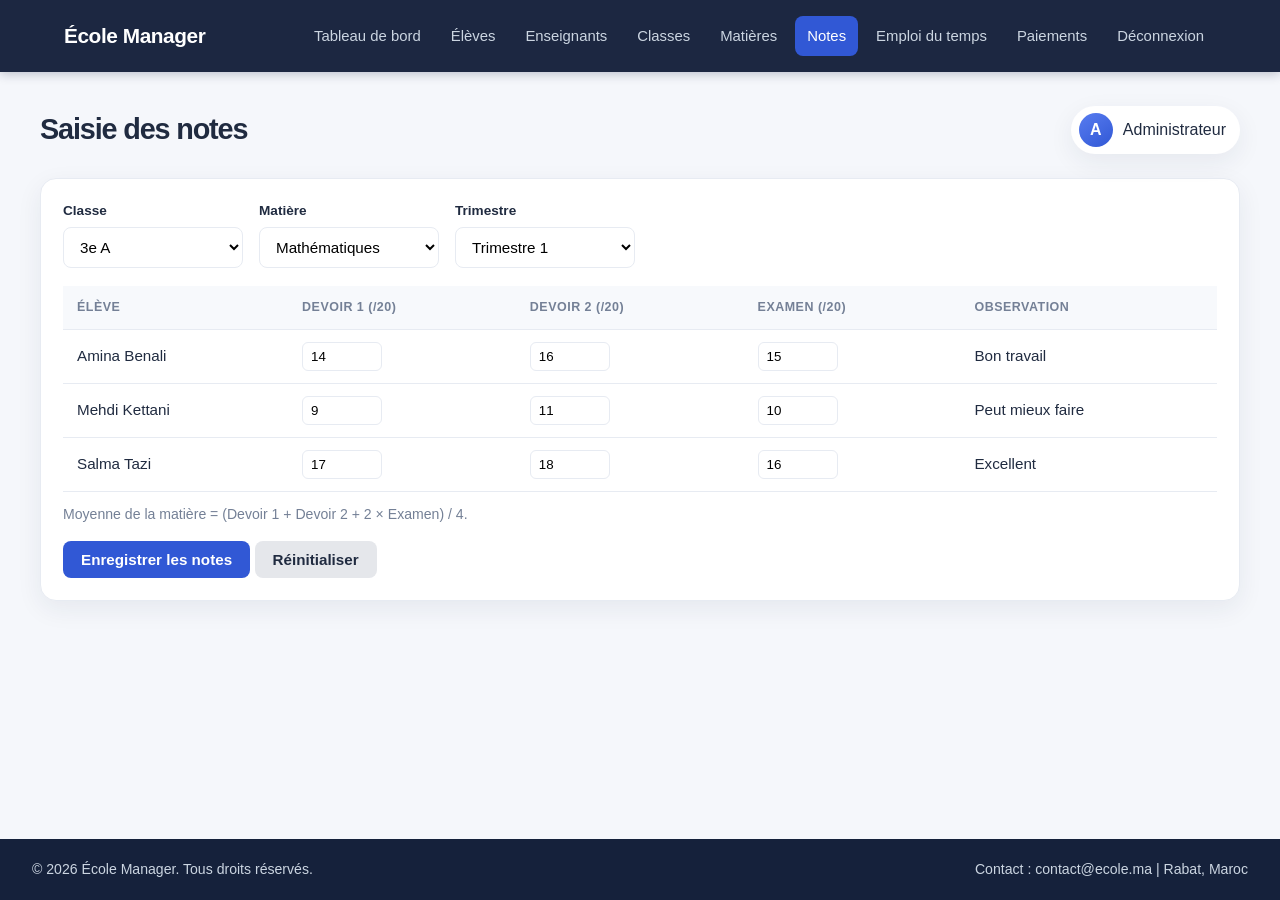
<file: notes.html>
<!DOCTYPE html>
<html lang="fr">
<head>
  <meta charset="UTF-8">
  <meta name="viewport" content="width=device-width, initial-scale=1.0">
  <title>Notes | Gestion d'école</title>
  <link rel="stylesheet" href="style.css">
</head>
<body>
    <header class="navbar">
      <div class="logo">École Manager</div>
      <nav>
        <a href="index.html">Tableau de bord</a>
        <a href="etudiants.html">Élèves</a>
        <a href="enseignants.html">Enseignants</a>
        <a href="classes.html">Classes</a>
        <a href="matieres.html">Matières</a>
        <a href="notes.html" class="active">Notes</a>
        <a href="emploi-du-temps.html">Emploi du temps</a>
        <a href="paiements.html">Paiements</a>
        <a href="login.html">Déconnexion</a>
      </nav>
    </header>

    <main class="main">
      <header class="topbar">
        <h1>Saisie des notes</h1>
        <div class="user-box"><div class="avatar">A</div><span>Administrateur</span></div>
      </header>

      <section class="panel">
        <div class="filters">
          <div class="field">
            <label for="classe">Classe</label>
            <select id="classe"><option>3e A</option><option>6e B</option><option>2nde C</option></select>
          </div>
          <div class="field">
            <label for="matiere">Matière</label>
            <select id="matiere"><option>Mathématiques</option><option>Français</option><option>Informatique</option></select>
          </div>
          <div class="field">
            <label for="trimestre">Trimestre</label>
            <select id="trimestre"><option>Trimestre 1</option><option>Trimestre 2</option><option>Trimestre 3</option></select>
          </div>
        </div>

        <form action="#" method="post">
          <div class="table-wrap">
            <table>
              <thead>
                <tr><th>Élève</th><th>Devoir 1 (/20)</th><th>Devoir 2 (/20)</th><th>Examen (/20)</th><th>Observation</th></tr>
              </thead>
              <tbody>
                <tr>
                  <td>Amina Benali</td>
                  <td><input class="grade-input" type="number" min="0" max="20" step="0.25" value="14"></td>
                  <td><input class="grade-input" type="number" min="0" max="20" step="0.25" value="16"></td>
                  <td><input class="grade-input" type="number" min="0" max="20" step="0.25" value="15"></td>
                  <td>Bon travail</td>
                </tr>
                <tr>
                  <td>Mehdi Kettani</td>
                  <td><input class="grade-input" type="number" min="0" max="20" step="0.25" value="9"></td>
                  <td><input class="grade-input" type="number" min="0" max="20" step="0.25" value="11"></td>
                  <td><input class="grade-input" type="number" min="0" max="20" step="0.25" value="10"></td>
                  <td>Peut mieux faire</td>
                </tr>
                <tr>
                  <td>Salma Tazi</td>
                  <td><input class="grade-input" type="number" min="0" max="20" step="0.25" value="17"></td>
                  <td><input class="grade-input" type="number" min="0" max="20" step="0.25" value="18"></td>
                  <td><input class="grade-input" type="number" min="0" max="20" step="0.25" value="16"></td>
                  <td>Excellent</td>
                </tr>
              </tbody>
            </table>
          </div>
          <p style="margin-top:12px;color:var(--muted);font-size:.88rem;">Moyenne de la matière = (Devoir 1 + Devoir 2 + 2 × Examen) / 4.</p>
          <div style="margin-top:16px;">
            <button type="submit" class="btn">Enregistrer les notes</button>
            <button type="reset" class="btn secondary">Réinitialiser</button>
          </div>
        </form>
      </section>
    </main>

    <footer class="footer">
      <p>&copy; 2026 École Manager. Tous droits réservés.</p>
      <p>Contact : contact@ecole.ma | Rabat, Maroc</p>
    </footer>
</body>
</html>
</file>
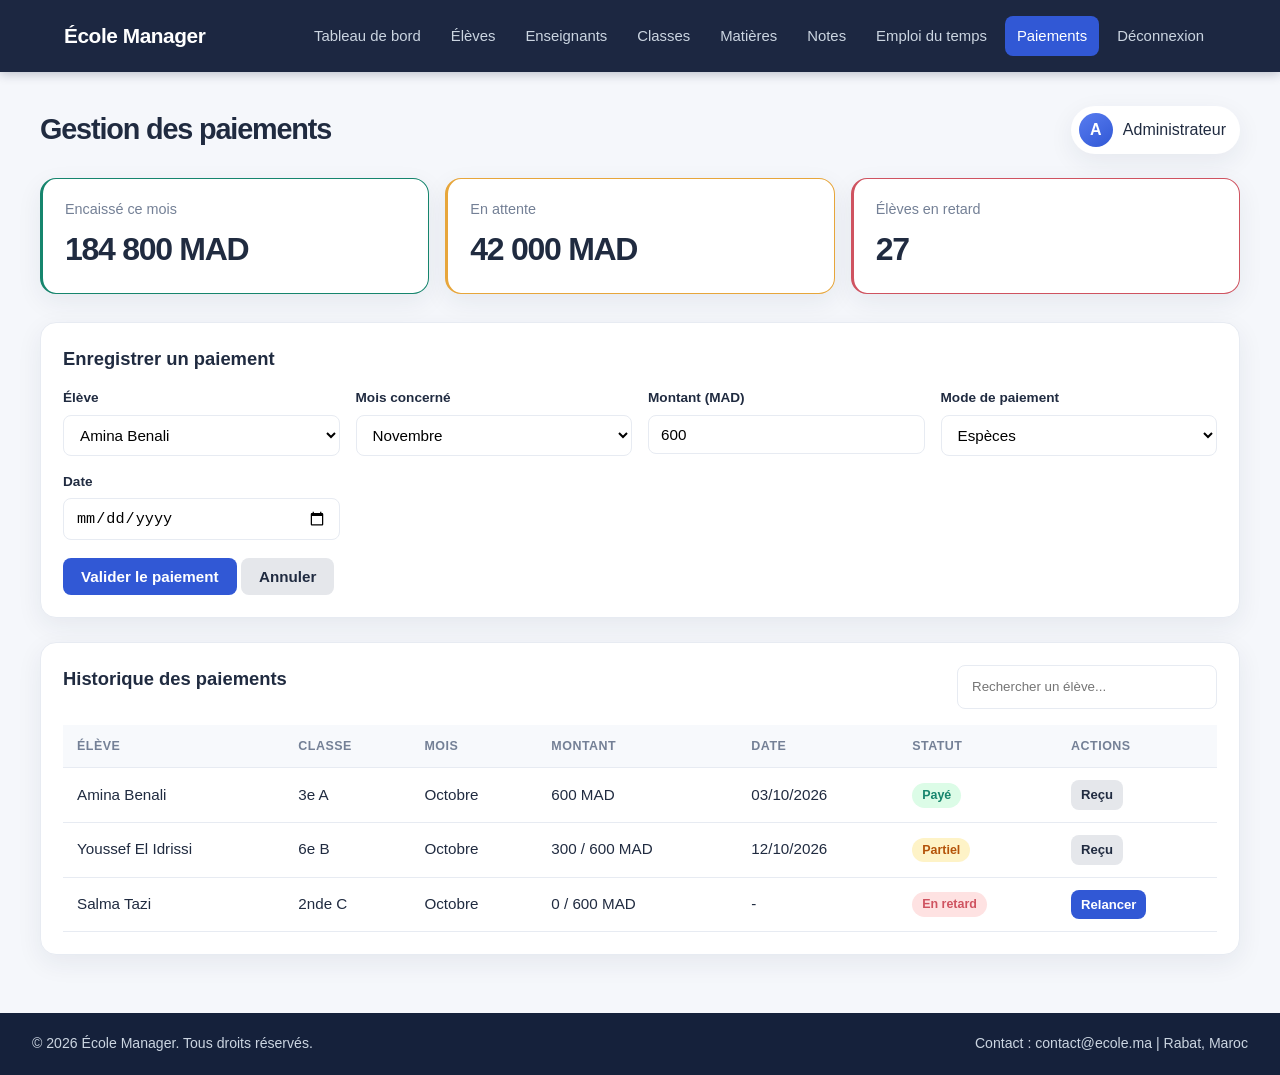
<file: paiements.html>
<!DOCTYPE html>
<html lang="fr">
<head>
  <meta charset="UTF-8">
  <meta name="viewport" content="width=device-width, initial-scale=1.0">
  <title>Paiements | Gestion d'école</title>
  <link rel="stylesheet" href="style.css">
</head>
<body>
    <header class="navbar">
      <div class="logo">École Manager</div>
      <nav>
        <a href="index.html">Tableau de bord</a>
        <a href="etudiants.html">Élèves</a>
        <a href="enseignants.html">Enseignants</a>
        <a href="classes.html">Classes</a>
        <a href="matieres.html">Matières</a>
        <a href="notes.html">Notes</a>
        <a href="emploi-du-temps.html">Emploi du temps</a>
        <a href="paiements.html" class="active">Paiements</a>
        <a href="login.html">Déconnexion</a>
      </nav>
    </header>

    <main class="main">
      <header class="topbar">
        <h1>Gestion des paiements</h1>
        <div class="user-box"><div class="avatar">A</div><span>Administrateur</span></div>
      </header>

      <section class="stats">
        <div class="stat-card green">
          <div class="label">Encaissé ce mois</div>
          <div class="value">184 800 MAD</div>
        </div>
        <div class="stat-card orange">
          <div class="label">En attente</div>
          <div class="value">42 000 MAD</div>
        </div>
        <div class="stat-card red">
          <div class="label">Élèves en retard</div>
          <div class="value">27</div>
        </div>
      </section>

      <section class="panel">
        <h2>Enregistrer un paiement</h2>
        <form action="#" method="post">
          <div class="form-grid">
            <div class="field">
              <label for="eleve">Élève</label>
              <select id="eleve"><option>Amina Benali</option><option>Youssef El Idrissi</option><option>Salma Tazi</option></select>
            </div>
            <div class="field">
              <label for="mois">Mois concerné</label>
              <select id="mois"><option>Novembre</option><option>Décembre</option><option>Janvier</option></select>
            </div>
            <div class="field">
              <label for="montant">Montant (MAD)</label>
              <input type="number" id="montant" min="0" value="600">
            </div>
            <div class="field">
              <label for="mode">Mode de paiement</label>
              <select id="mode"><option>Espèces</option><option>Virement</option><option>Chèque</option></select>
            </div>
            <div class="field">
              <label for="date">Date</label>
              <input type="date" id="date">
            </div>
          </div>
          <button type="submit" class="btn">Valider le paiement</button>
          <button type="reset" class="btn secondary">Annuler</button>
        </form>
      </section>

      <section class="panel">
        <div class="toolbar">
          <h2>Historique des paiements</h2>
          <input type="search" placeholder="Rechercher un élève...">
        </div>
        <div class="table-wrap">
          <table>
            <thead>
              <tr><th>Élève</th><th>Classe</th><th>Mois</th><th>Montant</th><th>Date</th><th>Statut</th><th>Actions</th></tr>
            </thead>
            <tbody>
              <tr>
                <td>Amina Benali</td><td>3e A</td><td>Octobre</td><td>600 MAD</td><td>03/10/2026</td>
                <td><span class="badge ok">Payé</span></td>
                <td><a href="#" class="btn small secondary">Reçu</a></td>
              </tr>
              <tr>
                <td>Youssef El Idrissi</td><td>6e B</td><td>Octobre</td><td>300 / 600 MAD</td><td>12/10/2026</td>
                <td><span class="badge warn">Partiel</span></td>
                <td><a href="#" class="btn small secondary">Reçu</a></td>
              </tr>
              <tr>
                <td>Salma Tazi</td><td>2nde C</td><td>Octobre</td><td>0 / 600 MAD</td><td>-</td>
                <td><span class="badge ko">En retard</span></td>
                <td><a href="#" class="btn small">Relancer</a></td>
              </tr>
            </tbody>
          </table>
        </div>
      </section>
    </main>

    <footer class="footer">
      <p>&copy; 2026 École Manager. Tous droits réservés.</p>
      <p>Contact : contact@ecole.ma | Rabat, Maroc</p>
    </footer>
</body>
</html>
</file>
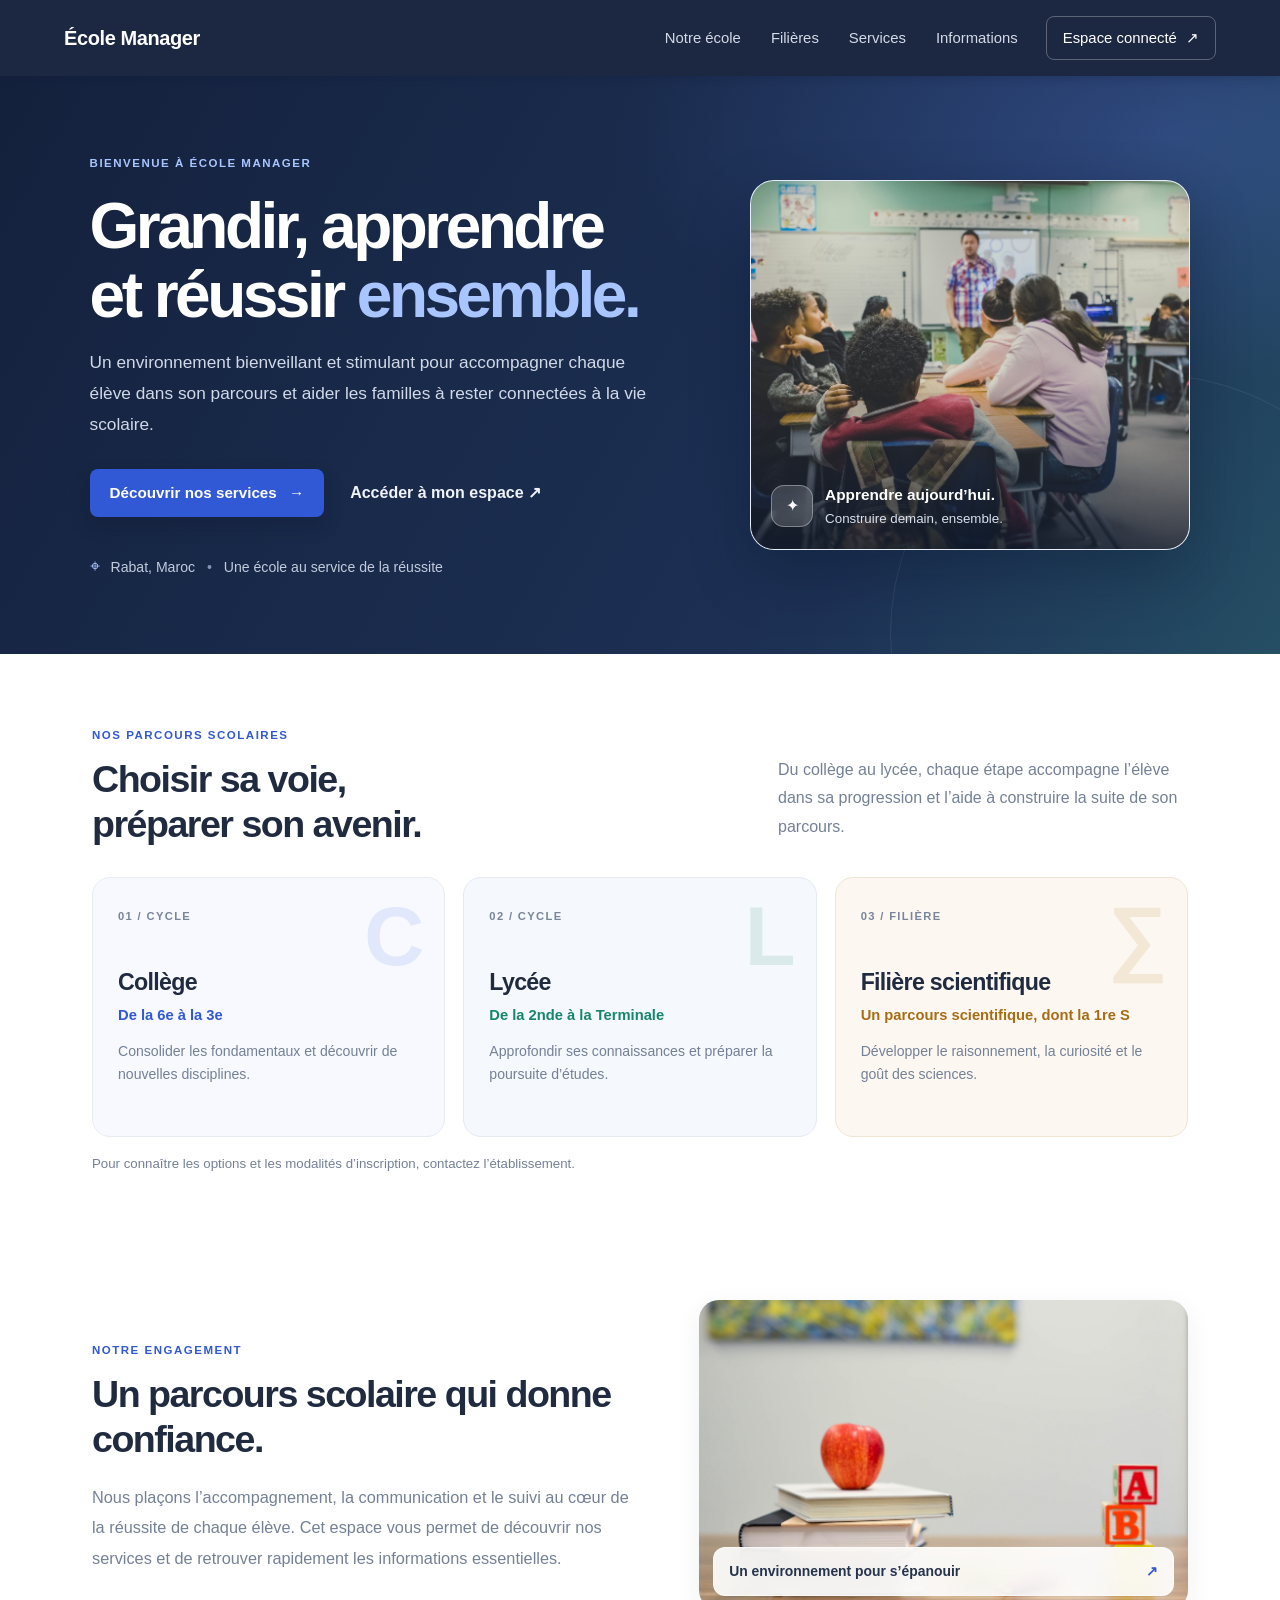
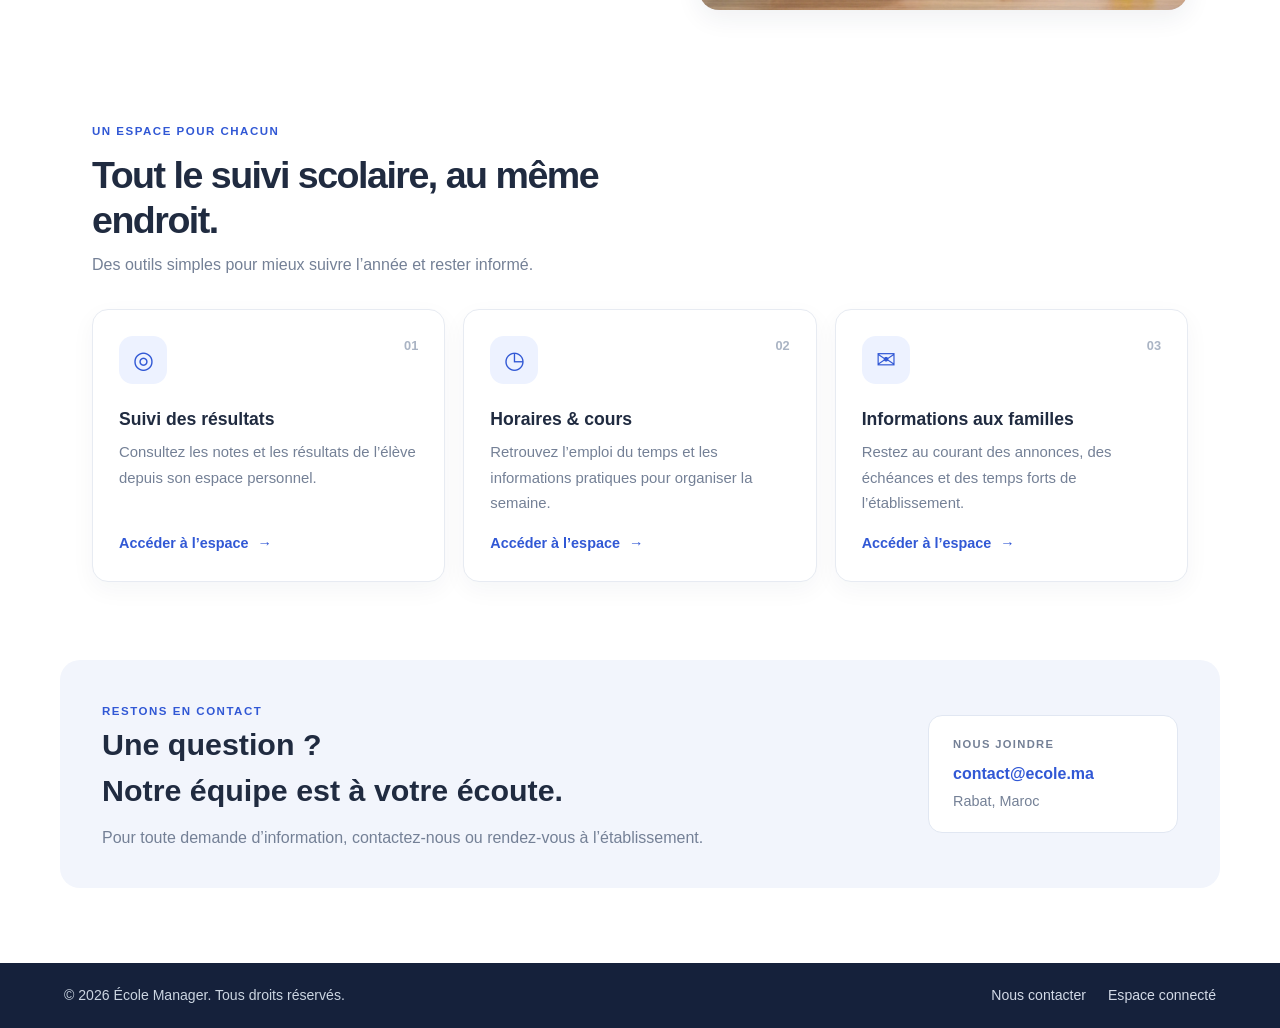
<file: public.html>
<!DOCTYPE html>
<html lang="fr">
<head>
  <meta charset="UTF-8">
  <meta name="viewport" content="width=device-width, initial-scale=1.0">
  <meta name="description" content="Découvrez École Manager, ses services et les informations utiles aux familles.">
  <title>Bienvenue | École Manager</title>
  <link rel="stylesheet" href="style.css">
</head>
<body class="public-page">
  <header class="navbar public-navbar">
    <a class="logo" href="public.html">École Manager</a>
    <nav aria-label="Navigation principale">
      <a href="#ecole">Notre école</a>
      <a href="#filieres">Filières</a>
      <a href="#services">Services</a>
      <a href="#infos">Informations</a>
      <a class="public-login" href="login.html">Espace connecté <span aria-hidden="true">↗</span></a>
    </nav>
  </header>

  <main>
    <section class="public-hero" id="ecole">
      <div class="public-hero-content">
        <span class="eyebrow">BIENVENUE À ÉCOLE MANAGER</span>
        <h1>Grandir, apprendre<br>et réussir <span>ensemble.</span></h1>
        <p>Un environnement bienveillant et stimulant pour accompagner chaque élève dans son parcours et aider les familles à rester connectées à la vie scolaire.</p>
        <div class="public-actions">
          <a class="btn" href="#services">Découvrir nos services <span aria-hidden="true">→</span></a>
          <a class="text-link" href="login.html">Accéder à mon espace <span aria-hidden="true">↗</span></a>
        </div>
        <div class="public-location"><span aria-hidden="true">⌖</span> Rabat, Maroc <span class="location-separator">•</span> Une école au service de la réussite</div>
      </div>
      <figure class="hero-photo">
        <img src="photo1.jfif" alt="Des élèves suivent un cours dans une salle de classe lumineuse" fetchpriority="high">
        <figcaption>
          <span class="photo-caption-icon" aria-hidden="true">✦</span>
          <span><strong>Apprendre aujourd’hui.</strong><small>Construire demain, ensemble.</small></span>
        </figcaption>
      </figure>
      <div class="hero-decoration" aria-hidden="true"></div>
    </section>

    <section class="public-section filieres-section" id="filieres">
      <div class="filieres-heading">
        <div class="section-heading">
          <span class="eyebrow">NOS PARCOURS SCOLAIRES</span>
          <h2>Choisir sa voie,<br>préparer son avenir.</h2>
        </div>
        <p>Du collège au lycée, chaque étape accompagne l’élève dans sa progression et l’aide à construire la suite de son parcours.</p>
      </div>
      <div class="filieres-grid">
        <article class="filiere-card college-card">
          <span class="filiere-index">01 / CYCLE</span>
          <div class="filiere-mark" aria-hidden="true">C</div>
          <h3>Collège</h3>
          <p>De la 6e à la 3e</p>
          <span class="filiere-detail">Consolider les fondamentaux et découvrir de nouvelles disciplines.</span>
        </article>
        <article class="filiere-card lycee-card">
          <span class="filiere-index">02 / CYCLE</span>
          <div class="filiere-mark" aria-hidden="true">L</div>
          <h3>Lycée</h3>
          <p>De la 2nde à la Terminale</p>
          <span class="filiere-detail">Approfondir ses connaissances et préparer la poursuite d’études.</span>
        </article>
        <article class="filiere-card science-card">
          <span class="filiere-index">03 / FILIÈRE</span>
          <div class="filiere-mark" aria-hidden="true">∑</div>
          <h3>Filière scientifique</h3>
          <p>Un parcours scientifique, dont la 1re S</p>
          <span class="filiere-detail">Développer le raisonnement, la curiosité et le goût des sciences.</span>
        </article>
      </div>
      <p class="filieres-note">Pour connaître les options et les modalités d’inscription, contactez l’établissement.</p>
    </section>

    <section class="public-section public-intro">
      <div class="intro-copy">
        <div class="section-heading">
          <span class="eyebrow">NOTRE ENGAGEMENT</span>
          <h2>Un parcours scolaire qui donne confiance.</h2>
        </div>
        <p>Nous plaçons l’accompagnement, la communication et le suivi au cœur de la réussite de chaque élève. Cet espace vous permet de découvrir nos services et de retrouver rapidement les informations essentielles.</p>
      </div>
      <figure class="intro-visual">
        <img src="photo2.avif" alt="Une élève souriante avec ses cahiers dans un cadre scolaire" loading="lazy">
        <figcaption><span>Un environnement pour s’épanouir</span><span aria-hidden="true">↗</span></figcaption>
      </figure>
    </section>

    <section class="public-section services-section" id="services">
      <div class="section-heading">
        <span class="eyebrow">UN ESPACE POUR CHACUN</span>
        <h2>Tout le suivi scolaire, au même endroit.</h2>
        <p>Des outils simples pour mieux suivre l’année et rester informé.</p>
      </div>
      <div class="public-services">
        <article class="service-card">
          <span class="service-number">01</span>
          <div class="service-icon" aria-hidden="true">◎</div>
          <h3>Suivi des résultats</h3>
          <p>Consultez les notes et les résultats de l’élève depuis son espace personnel.</p>
          <a href="login.html">Accéder à l’espace <span aria-hidden="true">→</span></a>
        </article>
        <article class="service-card">
          <span class="service-number">02</span>
          <div class="service-icon" aria-hidden="true">◷</div>
          <h3>Horaires &amp; cours</h3>
          <p>Retrouvez l’emploi du temps et les informations pratiques pour organiser la semaine.</p>
          <a href="login.html">Accéder à l’espace <span aria-hidden="true">→</span></a>
        </article>
        <article class="service-card">
          <span class="service-number">03</span>
          <div class="service-icon" aria-hidden="true">✉</div>
          <h3>Informations aux familles</h3>
          <p>Restez au courant des annonces, des échéances et des temps forts de l’établissement.</p>
          <a href="login.html">Accéder à l’espace <span aria-hidden="true">→</span></a>
        </article>
      </div>
    </section>

    <section class="public-section info-banner" id="infos">
      <div>
        <span class="eyebrow">RESTONS EN CONTACT</span>
        <h2>Une question ?<br>Notre équipe est à votre écoute.</h2>
        <p>Pour toute demande d’information, contactez-nous ou rendez-vous à l’établissement.</p>
      </div>
      <div class="contact-card">
        <span class="contact-label">NOUS JOINDRE</span>
        <a href="mailto:contact@ecole.ma">contact@ecole.ma</a>
        <p>Rabat, Maroc</p>
      </div>
    </section>
  </main>

  <footer class="footer public-footer">
    <p>&copy; 2026 École Manager. Tous droits réservés.</p>
    <div><a href="mailto:contact@ecole.ma">Nous contacter</a><a href="login.html">Espace connecté</a></div>
  </footer>
</body>
</html>
</file>
<file: style.css>
/* ===== Variables ===== */
:root {
  --primary: #3158d5;
  --primary-dark: #2443ad;
  --accent: #e7a63b;
  --success: #16856d;
  --danger: #cf5360;
  --bg: #f5f7fb;
  --card: #ffffff;
  --text: #202b40;
  --muted: #748096;
  --border: #e7ebf2;
  --sidebar: #15213b;
  --radius: 16px;
  --shadow: 0 8px 26px rgba(26, 42, 75, 0.07);
}

* { box-sizing: border-box; margin: 0; padding: 0; }

body {
  font-family: "Segoe UI", Roboto, Arial, sans-serif;
  background: var(--bg);
  color: var(--text);
  line-height: 1.5;
}

a { text-decoration: none; color: inherit; }

/* ===== Mise en page ===== */
body {
  display: flex;
  flex-direction: column;
  min-height: 100vh;
}

/* ===== Barre de navigation horizontale ===== */
.navbar {
  display: flex;
  align-items: center;
  justify-content: space-between;
  gap: 24px;
  flex-wrap: wrap;
  background: var(--sidebar);
  color: #cbd5e1;
  padding: 0 32px;
  position: sticky;
  top: 0;
  z-index: 10;
  box-shadow: 0 2px 10px rgba(15, 27, 61, 0.25);
}

.navbar .logo {
  color: #fff;
  font-size: 1.3rem;
  font-weight: 700;
  padding: 16px 0;
}

.navbar nav {
  display: flex;
  flex-wrap: wrap;
  gap: 4px;
}

.navbar nav a {
  display: block;
  padding: 10px 14px;
  border-radius: 8px;
  font-size: 0.93rem;
  transition: background 0.2s, color 0.2s;
}

.navbar nav a:hover,
.navbar nav a.active {
  background: var(--primary);
  color: #fff;
}

.main { flex: 1; width: 100%; max-width: 1280px; margin: 0 auto; padding: 28px 32px; }

/* ===== Pied de page ===== */
.footer {
  background: var(--sidebar);
  color: #cbd5e1;
  padding: 20px 32px;
  display: flex;
  justify-content: space-between;
  align-items: center;
  flex-wrap: wrap;
  gap: 8px;
  font-size: 0.88rem;
}

.footer a:hover { color: #fff; text-decoration: underline; }

.topbar {
  display: flex;
  justify-content: space-between;
  align-items: center;
  margin-bottom: 28px;
}

.topbar h1 { font-size: 1.6rem; }

.user-box {
  display: flex;
  align-items: center;
  gap: 10px;
  background: var(--card);
  padding: 8px 14px;
  border-radius: 999px;
  box-shadow: var(--shadow);
}

.avatar {
  width: 34px; height: 34px;
  border-radius: 50%;
  background: var(--primary);
  color: #fff;
  display: grid;
  place-items: center;
  font-weight: 600;
}

/* ===== Cartes statistiques ===== */
.stats {
  display: grid;
  grid-template-columns: repeat(auto-fit, minmax(200px, 1fr));
  gap: 20px;
  margin-bottom: 28px;
}

.stat-card {
  background: var(--card);
  border-radius: var(--radius);
  padding: 20px;
  box-shadow: var(--shadow);
  border-left: 5px solid var(--primary);
}

.stat-card.green { border-color: var(--success); }
.stat-card.orange { border-color: var(--accent); }
.stat-card.red { border-color: var(--danger); }

.stat-card .label { color: var(--muted); font-size: 0.9rem; }
.stat-card .value { font-size: 2rem; font-weight: 700; margin-top: 4px; }

/* ===== Cartes / panneaux ===== */
.panel {
  background: var(--card);
  border-radius: var(--radius);
  padding: 22px;
  box-shadow: var(--shadow);
  margin-bottom: 24px;
}

.panel h2 { font-size: 1.15rem; margin-bottom: 16px; }

.grid-2 {
  display: grid;
  grid-template-columns: 2fr 1fr;
  gap: 24px;
}

/* ===== Tableaux ===== */
.table-wrap { overflow-x: auto; }

table { width: 100%; border-collapse: collapse; }

th, td {
  text-align: left;
  padding: 12px 14px;
  border-bottom: 1px solid var(--border);
  font-size: 0.95rem;
}

th {
  background: #f8fafc;
  color: var(--muted);
  font-weight: 600;
  text-transform: uppercase;
  font-size: 0.78rem;
  letter-spacing: 0.04em;
}

tbody tr:hover { background: #f9fbff; }

.badge {
  display: inline-block;
  padding: 3px 10px;
  border-radius: 999px;
  font-size: 0.78rem;
  font-weight: 600;
}

.badge.ok { background: #dcfce7; color: var(--success); }
.badge.warn { background: #fef3c7; color: #b45309; }
.badge.ko { background: #fee2e2; color: var(--danger); }

/* ===== Boutons ===== */
.btn {
  display: inline-block;
  border: none;
  cursor: pointer;
  padding: 10px 18px;
  border-radius: 8px;
  font-size: 0.95rem;
  font-weight: 600;
  background: var(--primary);
  color: #fff;
  transition: background 0.2s;
}

.btn:hover { background: var(--primary-dark); }
.btn.secondary { background: #e5e7eb; color: var(--text); }
.btn.secondary:hover { background: #d1d5db; }
.btn.danger { background: var(--danger); }
.btn.small { padding: 5px 10px; font-size: 0.82rem; }

/* ===== Formulaires ===== */
.form-grid {
  display: grid;
  grid-template-columns: repeat(auto-fit, minmax(220px, 1fr));
  gap: 16px;
  margin-bottom: 18px;
}

.field label {
  display: block;
  font-size: 0.85rem;
  font-weight: 600;
  margin-bottom: 6px;
}

.field input,
.field select {
  width: 100%;
  padding: 10px 12px;
  border: 1px solid var(--border);
  border-radius: 8px;
  font-size: 0.95rem;
  background: #fff;
}

.field input:focus,
.field select:focus {
  outline: 2px solid var(--primary);
  border-color: transparent;
}

.toolbar {
  display: flex;
  justify-content: space-between;
  gap: 12px;
  flex-wrap: wrap;
  margin-bottom: 16px;
}

.toolbar input {
  padding: 10px 14px;
  border: 1px solid var(--border);
  border-radius: 8px;
  min-width: 260px;
}

/* ===== Liste d'activité ===== */
.activity { list-style: none; }

.activity li {
  padding: 10px 0;
  border-bottom: 1px solid var(--border);
  font-size: 0.92rem;
}

.activity li small { display: block; color: var(--muted); }

/* ===== Page de connexion ===== */
.login-page {
  min-height: 100vh;
  display: grid;
  place-items: center;
  background: linear-gradient(135deg, var(--sidebar), var(--primary));
  padding: 20px;
}

.login-box {
  background: #fff;
  width: 100%;
  max-width: 400px;
  padding: 36px 32px;
  border-radius: 16px;
  box-shadow: 0 10px 40px rgba(0, 0, 0, 0.25);
}

.login-box h1 { font-size: 1.5rem; margin-bottom: 6px; }
.login-box p { color: var(--muted); margin-bottom: 24px; }
.login-box .field { margin-bottom: 16px; }
.login-box .btn { width: 100%; padding: 12px; }

/* ===== Filtres et saisie de notes ===== */
.filters { display: flex; gap: 16px; flex-wrap: wrap; margin-bottom: 18px; }
.filters .field { min-width: 180px; }

.grade-input {
  width: 80px;
  padding: 6px 8px;
  border: 1px solid var(--border);
  border-radius: 6px;
}

.summary-row td { font-weight: 700; background: #f8fafc; }

/* ===== Emploi du temps ===== */
.timetable th,
.timetable td { text-align: center; border: 1px solid var(--border); }

.timetable td.time { background: #f8fafc; font-weight: 600; white-space: nowrap; }
.timetable td.course { background: #e0e7ff; color: var(--primary-dark); font-weight: 600; font-size: 0.88rem; }
.timetable td.course.green { background: #dcfce7; color: #166534; }
.timetable td.course.orange { background: #fef3c7; color: #92400e; }
.timetable td.break { background: #f3f4f6; color: var(--muted); font-style: italic; }
.timetable small { font-weight: 400; opacity: 0.8; }

/* ===== Espace élève ===== */
.welcome {
  background: linear-gradient(135deg, var(--primary), var(--sidebar));
  color: #fff;
  border-radius: var(--radius);
  padding: 28px;
  margin-bottom: 24px;
}

.welcome h2 { font-size: 1.5rem; margin-bottom: 6px; }
.welcome p { opacity: 0.9; }

.notice {
  border-left: 4px solid var(--accent);
  background: #fffbeb;
  padding: 12px 16px;
  border-radius: 8px;
  margin-bottom: 12px;
  font-size: 0.93rem;
}

.notice small { display: block; color: var(--muted); }

/* ===== Tableau de bord modernisé ===== */
.navbar {
  padding: 0 5%;
  min-height: 72px;
  background: rgba(21, 33, 59, 0.97);
}

.navbar .logo { letter-spacing: -0.02em; }

.navbar nav { gap: 6px; }

.navbar nav a { padding: 9px 12px; }

.main { max-width: 1360px; padding: 34px 40px; }

.topbar { margin-bottom: 24px; }

.topbar h1 { font-size: 1.8rem; letter-spacing: -0.04em; }

.topbar-subtitle { margin-top: 3px; color: var(--muted); font-size: 0.94rem; }

.user-box { padding: 7px 14px 7px 8px; }

.avatar { background: linear-gradient(145deg, #587cf0, #3158d5); }

.dashboard-welcome {
  position: relative;
  display: flex;
  justify-content: space-between;
  align-items: center;
  gap: 24px;
  overflow: hidden;
  margin-bottom: 26px;
  padding: 28px 32px;
  border: 1px solid #e1e8fa;
  border-radius: 20px;
  background: linear-gradient(110deg, #edf2ff 0%, #f8faff 65%, #e8f4f4 100%);
}

.dashboard-welcome > div { position: relative; z-index: 1; }

.eyebrow {
  display: inline-block;
  color: var(--primary);
  font-size: 0.72rem;
  font-weight: 700;
  letter-spacing: 0.13em;
}

.dashboard-welcome h2 {
  margin: 7px 0 4px;
  color: #1b2945;
  font-size: 1.55rem;
  letter-spacing: -0.035em;
}

.dashboard-welcome p { color: #65728a; }

.dashboard-link { position: relative; z-index: 1; white-space: nowrap; }

.dashboard-link span { padding-left: 8px; }

.stats { gap: 16px; }

.stat-card {
  border: 1px solid var(--border);
  border-left: 3px solid var(--primary);
  border-radius: var(--radius);
  padding: 20px 22px;
  transition: transform 0.2s ease, box-shadow 0.2s ease;
}

.stat-card:hover { transform: translateY(-2px); box-shadow: 0 12px 28px rgba(26, 42, 75, 0.1); }

.stat-card.green { border-left-color: var(--success); }
.stat-card.orange { border-left-color: var(--accent); }
.stat-card.red { border-left-color: var(--danger); }

.stat-card .value { color: #202b40; letter-spacing: -0.04em; }

.panel {
  border: 1px solid var(--border);
  box-shadow: var(--shadow);
}

th { background: #f7f9fc; }

.footer { background: #15213b; }

/* ===== Espace public ===== */
.public-page { background: #fff; }

.public-navbar {
  position: relative;
  min-height: 76px;
  padding: 0 max(5%, calc((100% - 1200px) / 2));
}

.public-navbar .logo { font-size: 1.25rem; }

.public-navbar nav { align-items: center; }

.public-navbar nav a { color: #d3dae7; }

.public-navbar nav a:hover { background: rgba(255, 255, 255, 0.1); }

.public-navbar nav .public-login {
  margin-left: 10px;
  padding: 10px 16px;
  border: 1px solid rgba(255, 255, 255, 0.28);
  color: #fff;
}

.public-login span { margin-left: 5px; }

.public-hero {
  position: relative;
  display: flex;
  align-items: center;
  justify-content: space-between;
  gap: 64px;
  overflow: hidden;
  min-height: 510px;
  padding: 74px max(7%, calc((100% - 1160px) / 2));
  background:
    radial-gradient(ellipse at 92% 10%, rgba(86, 124, 219, 0.3), transparent 34%),
    linear-gradient(120deg, #14213d, #1d3155 70%, #254e64);
  color: #fff;
}

.public-hero-content { position: relative; z-index: 1; max-width: 650px; }

.hero-photo {
  position: relative;
  z-index: 1;
  flex: 0 0 min(40%, 450px);
  height: 370px;
  overflow: hidden;
  border: 1px solid rgba(255, 255, 255, 0.3);
  border-radius: 24px;
  background: #dce5f3;
  box-shadow: 0 24px 60px rgba(5, 15, 34, 0.28);
}

.hero-photo::after {
  position: absolute;
  right: 0;
  bottom: 0;
  left: 0;
  height: 45%;
  background: linear-gradient(transparent, rgba(10, 21, 40, 0.78));
  content: "";
}

.hero-photo img,
.intro-visual img { display: block; width: 100%; height: 100%; object-fit: cover; }

.hero-photo img { object-position: center; }

.hero-photo figcaption {
  position: absolute;
  z-index: 1;
  right: 20px;
  bottom: 20px;
  left: 20px;
  display: flex;
  align-items: center;
  gap: 12px;
  color: #fff;
}

.photo-caption-icon {
  display: grid;
  width: 42px;
  height: 42px;
  flex: 0 0 42px;
  place-items: center;
  border: 1px solid rgba(255, 255, 255, 0.35);
  border-radius: 13px;
  background: rgba(255, 255, 255, 0.16);
  backdrop-filter: blur(8px);
}

.hero-photo figcaption strong,
.hero-photo figcaption small { display: block; }

.hero-photo figcaption strong { font-size: 0.96rem; }

.hero-photo figcaption small { margin-top: 3px; color: #d8e0ee; }

.public-hero .eyebrow { color: #a9c5ff; }

.public-hero h1 {
  margin: 18px 0 17px;
  font-size: clamp(2.5rem, 5vw, 4.3rem);
  line-height: 1.08;
  letter-spacing: -0.055em;
}

.public-hero h1 span { color: #a9c5ff; }

.public-hero-content > p { max-width: 580px; color: #d1d9e8; font-size: 1.08rem; line-height: 1.8; }

.public-actions { display: flex; align-items: center; gap: 26px; flex-wrap: wrap; margin-top: 28px; }

.public-actions .btn { padding: 13px 20px; box-shadow: 0 8px 20px rgba(8, 15, 31, 0.2); }

.public-actions .btn span { margin-left: 8px; }

.text-link { color: #f0f3f9; font-weight: 600; }

.text-link:hover { color: #a9c5ff; }

.public-location { margin-top: 36px; color: #c2ccdd; font-size: 0.88rem; }

.public-location > span:first-child { padding-right: 7px; color: #a9c5ff; font-size: 1.1rem; }

.location-separator { padding: 0 8px; color: #8296b8; }

.hero-decoration {
  position: absolute;
  right: -130px;
  bottom: -240px;
  width: 520px;
  height: 520px;
  border: 1px solid rgba(255, 255, 255, 0.08);
  border-radius: 50%;
}

.public-section { max-width: 1160px; margin: 0 auto; padding: 78px 32px; }

.filieres-section { padding-top: 68px; padding-bottom: 48px; }

.filieres-heading {
  display: flex;
  justify-content: space-between;
  align-items: end;
  gap: 48px;
  margin-bottom: 30px;
}

.filieres-heading .section-heading { max-width: 520px; }

.filieres-heading > p { max-width: 410px; padding-bottom: 5px; color: var(--muted); line-height: 1.8; }

.filieres-grid { display: grid; grid-template-columns: repeat(3, 1fr); gap: 18px; }

.filiere-card {
  position: relative;
  min-height: 260px;
  overflow: hidden;
  padding: 25px;
  border: 1px solid var(--border);
  border-radius: 18px;
  background: #f7f9ff;
  transition: transform 0.2s ease, box-shadow 0.2s ease;
}

.filiere-card:hover { transform: translateY(-4px); box-shadow: var(--shadow); }

.filiere-index { color: #78859b; font-size: 0.7rem; font-weight: 700; letter-spacing: 0.12em; }

.filiere-mark {
  position: absolute;
  top: 17px;
  right: 20px;
  color: rgba(49, 88, 213, 0.1);
  font-size: 5.2rem;
  font-weight: 700;
  line-height: 1;
}

.filiere-card h3 { position: relative; margin-top: 38px; color: #202b40; font-size: 1.45rem; letter-spacing: -0.03em; }

.filiere-card > p { position: relative; margin-top: 4px; color: var(--primary); font-size: 0.92rem; font-weight: 700; }

.filiere-detail { position: relative; display: block; max-width: 290px; margin-top: 14px; color: var(--muted); font-size: 0.88rem; line-height: 1.65; }

.lycee-card { border-color: #e4e9f4; background: #f5f8fc; }

.lycee-card .filiere-mark { color: rgba(22, 133, 109, 0.12); }

.lycee-card > p { color: var(--success); }

.science-card { border-color: #f0e5d2; background: #fcf8f1; }

.science-card .filiere-mark { color: rgba(191, 131, 43, 0.14); }

.science-card > p { color: #a76c16; }

.filieres-note { margin-top: 17px; color: var(--muted); font-size: 0.83rem; }

.public-intro { display: grid; grid-template-columns: 1fr 0.9fr; align-items: center; gap: 64px; }

.intro-copy > p { margin-top: 20px; color: var(--muted); font-size: 1.02rem; line-height: 1.85; }

.section-heading h2 {
  margin-top: 11px;
  color: #202b40;
  font-size: clamp(1.7rem, 3vw, 2.35rem);
  line-height: 1.2;
  letter-spacing: -0.04em;
}

.intro-visual {
  position: relative;
  height: 310px;
  overflow: hidden;
  border-radius: 20px;
  background: #e7edf5;
  box-shadow: var(--shadow);
}

.intro-visual img { transition: transform 0.5s ease; }

.intro-visual:hover img { transform: scale(1.04); }

.intro-visual figcaption {
  position: absolute;
  right: 14px;
  bottom: 14px;
  left: 14px;
  display: flex;
  justify-content: space-between;
  align-items: center;
  padding: 13px 15px;
  border: 1px solid rgba(255, 255, 255, 0.55);
  border-radius: 12px;
  background: rgba(255, 255, 255, 0.9);
  color: #25334b;
  font-size: 0.87rem;
  font-weight: 600;
  backdrop-filter: blur(10px);
}

.intro-visual figcaption span:last-child { color: var(--primary); }

.services-section { padding-top: 30px; }

.services-section .section-heading { max-width: 640px; margin-bottom: 32px; }

.services-section .section-heading > p { margin-top: 10px; color: var(--muted); }

.public-services { display: grid; grid-template-columns: repeat(3, 1fr); gap: 18px; }

.service-card {
  position: relative;
  padding: 26px;
  border: 1px solid var(--border);
  border-radius: 16px;
  background: #fff;
  box-shadow: 0 8px 24px rgba(26, 42, 75, 0.045);
  transition: transform 0.2s ease, box-shadow 0.2s ease;
}

.service-card:hover { transform: translateY(-4px); box-shadow: var(--shadow); }

.service-number { position: absolute; top: 26px; right: 26px; color: #aab4c4; font-size: 0.8rem; font-weight: 700; }

.service-icon {
  display: grid;
  width: 48px;
  height: 48px;
  place-items: center;
  border-radius: 14px;
  background: #edf2ff;
  color: var(--primary);
  font-size: 1.5rem;
}

.service-card h3 { margin: 22px 0 8px; color: #202b40; font-size: 1.1rem; }

.service-card p { min-height: 76px; color: var(--muted); font-size: 0.93rem; line-height: 1.7; }

.service-card a { display: inline-block; margin-top: 17px; color: var(--primary); font-size: 0.9rem; font-weight: 700; }

.service-card a span { padding-left: 5px; }

.info-banner {
  display: flex;
  justify-content: space-between;
  align-items: center;
  gap: 36px;
  margin-bottom: 75px;
  padding: 38px 42px;
  border-radius: 20px;
  background: #f2f5fc;
}

.info-banner h2 { font-size: 1.9rem; }

.info-banner > div:first-child > p { margin-top: 12px; color: var(--muted); }

.contact-card { min-width: 250px; padding: 20px 24px; border: 1px solid #e1e7f2; border-radius: 14px; background: #fff; }

.contact-label { display: block; margin-bottom: 9px; color: var(--muted); font-size: 0.7rem; font-weight: 700; letter-spacing: 0.12em; }

.contact-card a { color: var(--primary); font-weight: 700; }

.contact-card p { margin-top: 5px; color: var(--muted); font-size: 0.9rem; }

.public-footer { padding: 22px max(5%, calc((100% - 1160px) / 2)); }

.public-footer > div { display: flex; gap: 22px; }

.public-footer a { color: #d3dae7; }

.public-footer a:hover { color: #fff; }

/* ===== Responsive ===== */
@media (max-width: 900px) {
  .navbar { padding: 0 16px 10px; position: static; }
  .navbar .logo { padding: 12px 0 4px; }
  .main { padding: 16px; }
  .footer { padding: 16px; justify-content: center; text-align: center; }
  .grid-2 { grid-template-columns: 1fr; }
  .main { padding: 24px; }
  .public-hero { padding: 64px 32px; }
  .public-hero { gap: 30px; }
  .hero-photo { flex-basis: 40%; height: 320px; }
  .filieres-heading { align-items: flex-start; flex-direction: column; gap: 14px; }
  .filieres-grid { grid-template-columns: 1fr 1fr; }
  .public-intro { gap: 28px; }
  .public-services { grid-template-columns: 1fr 1fr; }
  .info-banner { margin: 0 24px 48px; }
}

@media (max-width: 640px) {
  .topbar { align-items: flex-start; gap: 14px; }
  .topbar h1 { font-size: 1.5rem; }
  .user-box { font-size: 0.85rem; }
  .dashboard-welcome { align-items: flex-start; flex-direction: column; padding: 24px; }
  .dashboard-welcome p { font-size: 0.92rem; }
  .public-navbar { padding: 0 18px 12px; }
  .public-navbar nav { width: 100%; }
  .public-navbar nav a { padding: 8px; font-size: 0.85rem; }
  .public-navbar nav .public-login { margin-left: 0; }
  .public-hero { align-items: flex-start; flex-direction: column; gap: 34px; min-height: auto; padding: 56px 24px; }
  .public-hero h1 { font-size: 2.65rem; }
  .public-hero-content > p { font-size: 1rem; }
  .hero-photo { flex-basis: auto; width: 100%; max-width: 440px; height: 280px; }
  .public-location { line-height: 1.8; }
  .public-section { padding: 56px 24px; }
  .filieres-grid { grid-template-columns: 1fr; }
  .filiere-card { min-height: 235px; }
  .public-intro { grid-template-columns: 1fr; gap: 18px; }
  .intro-visual { height: 250px; }
  .services-section { padding-top: 8px; }
  .public-services { grid-template-columns: 1fr; }
  .service-card p { min-height: 0; }
  .info-banner { align-items: stretch; flex-direction: column; margin: 0 16px 36px; padding: 28px 24px; }
  .info-banner h2 { font-size: 1.6rem; }
  .contact-card { min-width: 0; }
  .public-footer { gap: 14px; }
  .public-footer > div { flex-wrap: wrap; justify-content: center; }
}
</file>
